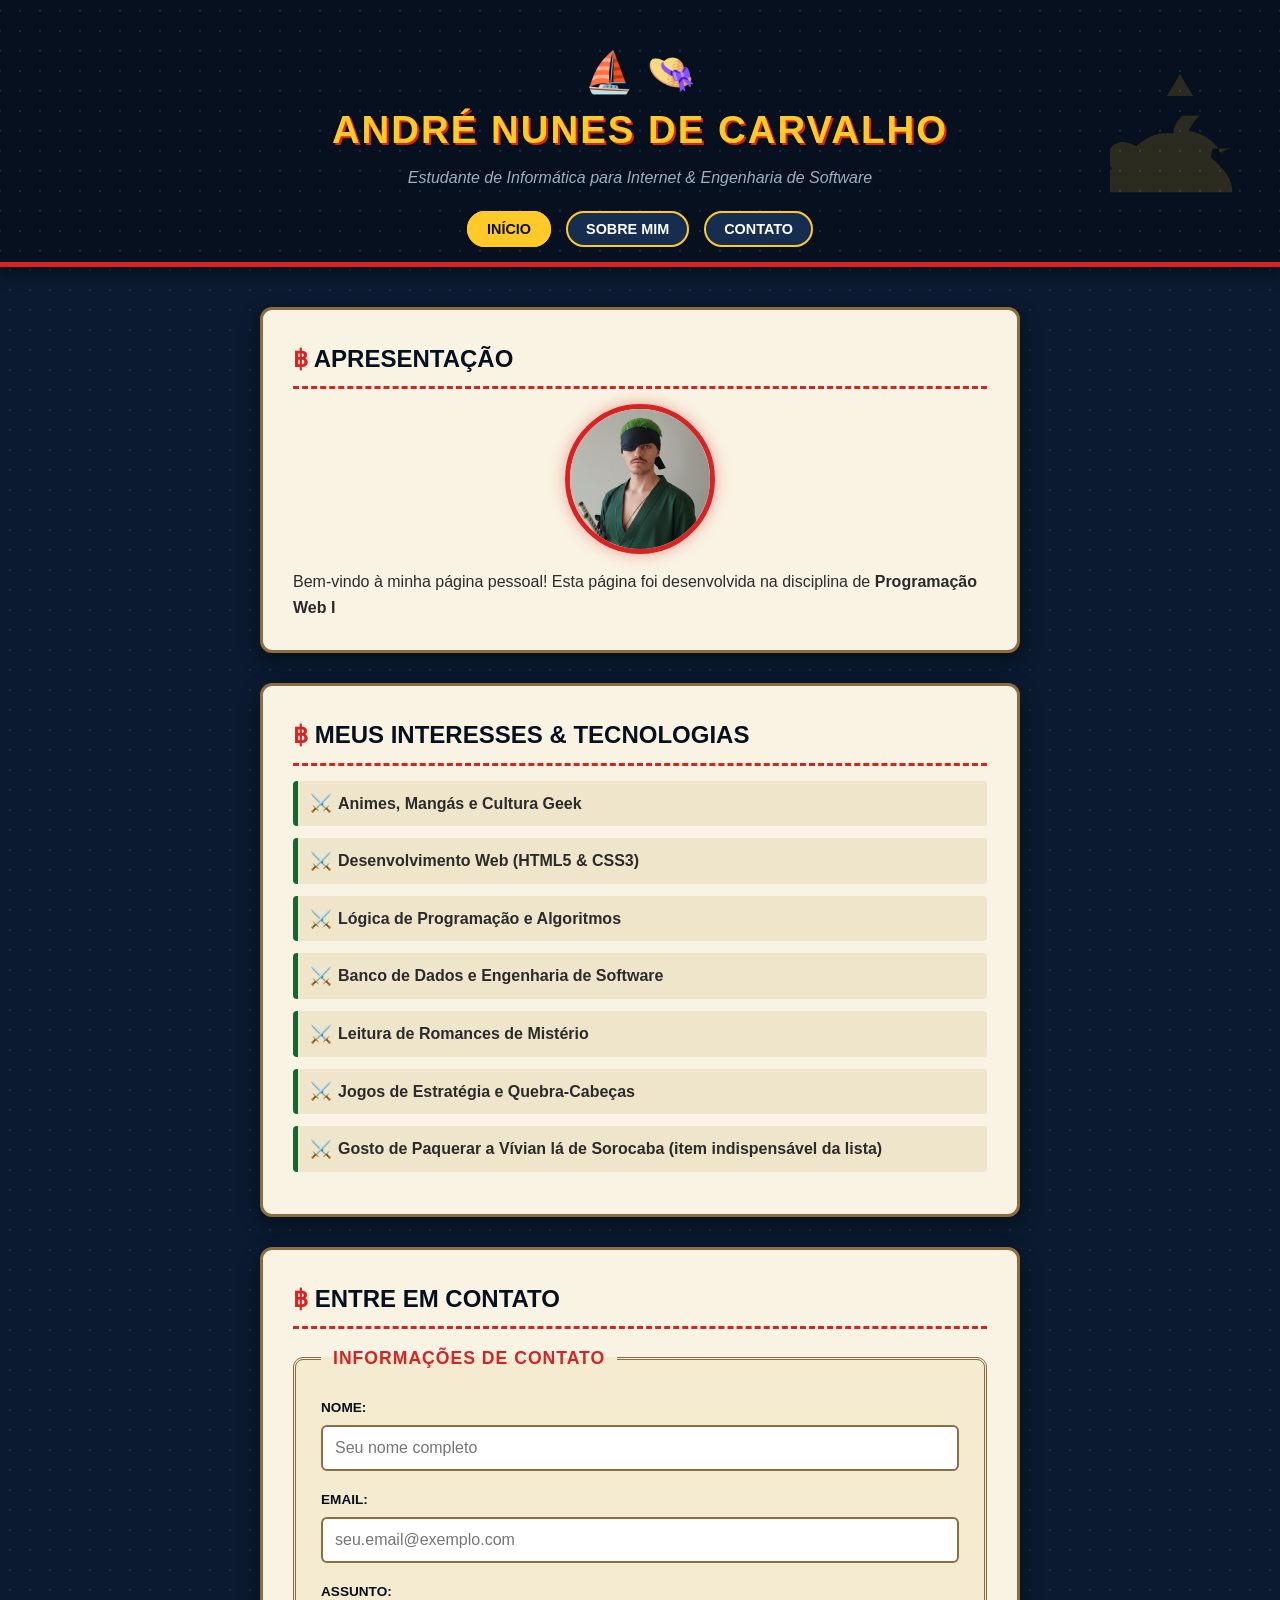
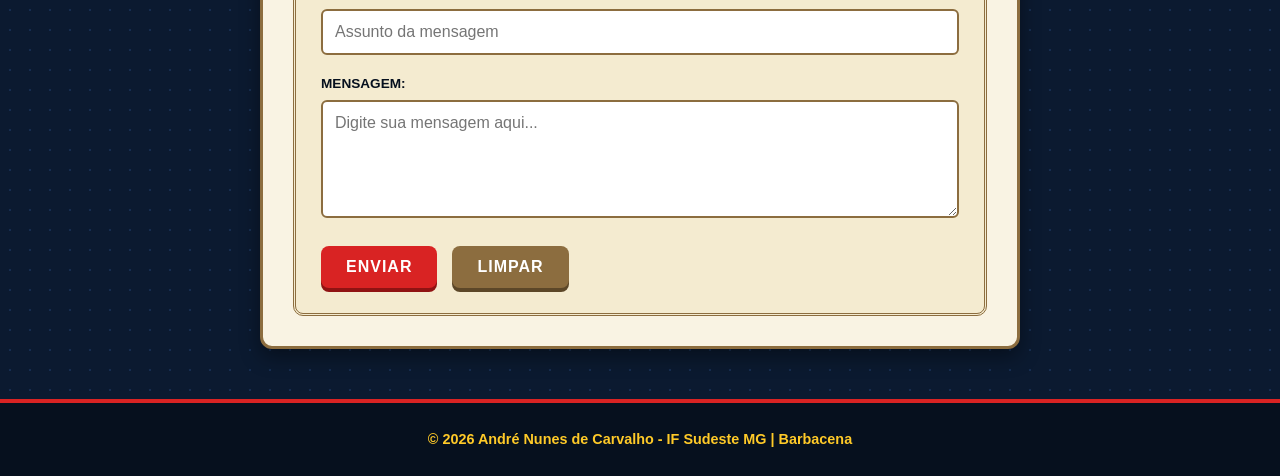
<file: index.html>
<!DOCTYPE html>
<html lang="pt-BR">
<head>
    <meta charset="UTF-8">
    <meta name="viewport" content="width=device-width, initial-scale=1.0">
    <title>Página Pessoal - André Nunes de Carvalho</title>
    <!-- Requisito 1: Vinculação da folha de estilos externa -->
    <link rel="stylesheet" href="css/style.css">
</head>
<body>

    <!-- Requisito 2 e 7: Cabeçalho e Navegação -->
    <header id="cabecalho-principal">
        <h1>André Nunes de Carvalho</h1>
        <p class="subtitulo-cabecalho">Estudante de Informática para Internet & Engenharia de Software</p>
        <nav class="menu-navegacao">
            <ul>
                <li><a href="index.html" class="ativo">Início</a></li>
                <li><a href="sobre.html">Sobre Mim</a></li>
                <li><a href="#contato">Contato</a></li>
            </ul>
        </nav>
    </header>

    <!-- Conteúdo Principal -->
    <main class="conteudo-principal">

        <!-- Requisito 3 e 4: Apresentação com Imagem e Texto -->
        <section class="secao-cartao">
            <h2>Apresentação</h2>
            <img src="img/foto.jpeg" alt="Foto de André Nunes de Carvalho" class="foto-perfil">
            <p>Bem-vindo à minha página pessoal! Esta página foi desenvolvida na disciplina de <strong>Programação Web I</strong></p>
        </section>

        <!-- Requisito 3: Lista de Interesses -->
        <section class="secao-cartao">
            <h2>Meus Interesses & Tecnologias</h2>
            <ul class="lista-interesses">
                <li>Animes, Mangás e Cultura Geek</li>
                <li>Desenvolvimento Web (HTML5 & CSS3)</li>
                <li>Lógica de Programação e Algoritmos</li>
                <li>Banco de Dados e Engenharia de Software</li>
                <li>Leitura de Romances de Mistério</li>
                <li>Jogos de Estratégia e Quebra-Cabeças</li>
                <li>Gosto de Paquerar a Vívian lá de Sorocaba (item indispensável da lista)</li>
            </ul>
        </section>

        <!-- Requisito 5: Formulário de Contato com FIELDSET e LEGEND (Seu código adaptado) -->
        <section id="contato" class="secao-cartao secao-formulario">
            <h2>Entre em contato</h2>

            <form action="#" method="post">
                <fieldset>
                    <legend>Informações de Contato</legend>

                    <div class="campo-grupo">
                        <label for="nome">Nome:</label>
                        <input type="text" id="nome" name="nome" placeholder="Seu nome completo">
                    </div>

                    <div class="campo-grupo">
                        <label for="email">Email:</label>
                        <input type="email" id="email" name="email" placeholder="seu.email@exemplo.com" required>
                    </div>

                    <div class="campo-grupo">
                        <label for="assunto">Assunto:</label>
                        <input type="text" id="assunto" name="assunto" placeholder="Assunto da mensagem">
                    </div>

                    <div class="campo-grupo">
                        <label for="mensagem">Mensagem:</label>
                        <textarea id="mensagem" name="mensagem" rows="5" placeholder="Digite sua mensagem aqui..."></textarea>
                    </div>

                    <div class="botoes-grupo">
                        <button type="submit" class="btn btn-enviar">Enviar</button>
                        <button type="reset" class="btn btn-limpar">Limpar</button>
                    </div>

                </fieldset>
            </form>
        </section>

    </main>

    <!-- Requisito 7: Rodapé -->
    <footer id="rodape-principal">
        <p>&copy; 2026 André Nunes de Carvalho - IF Sudeste MG | Barbacena</p>
    </footer>

</body>
</html>
</file>
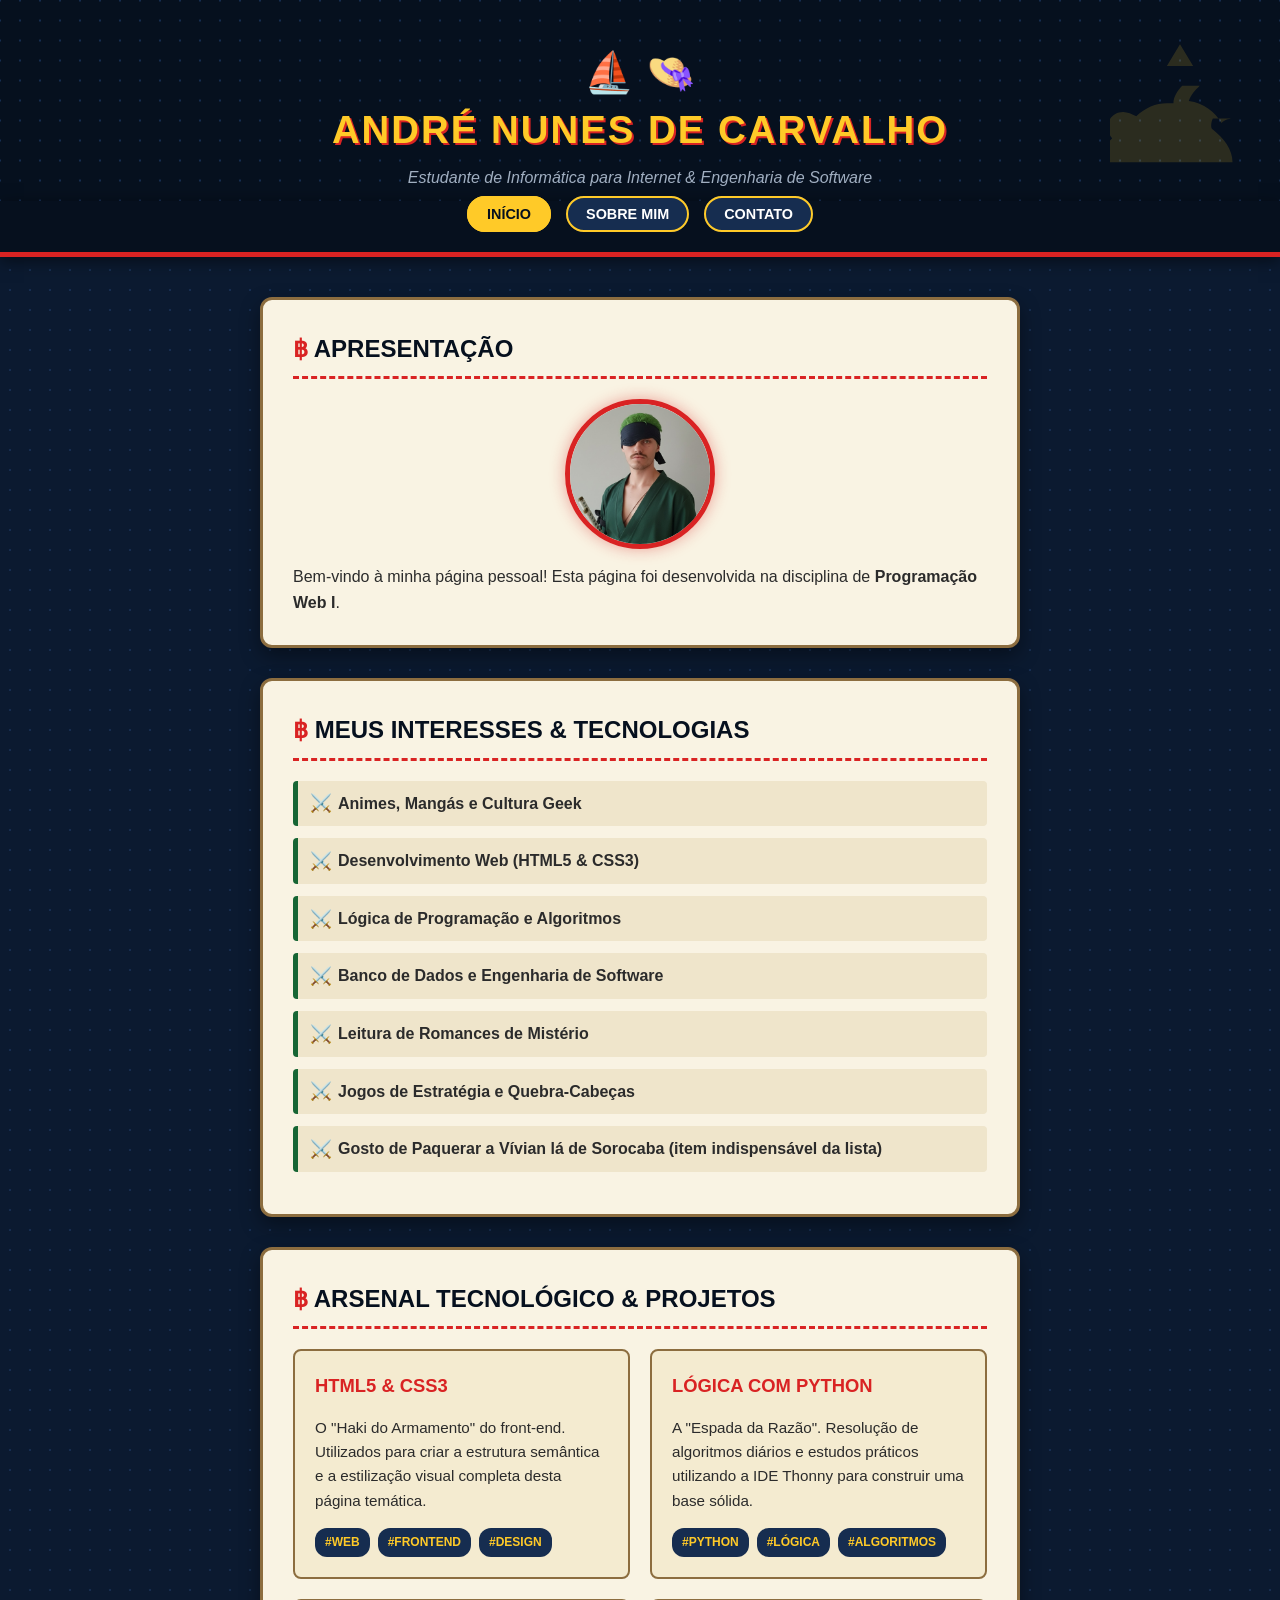
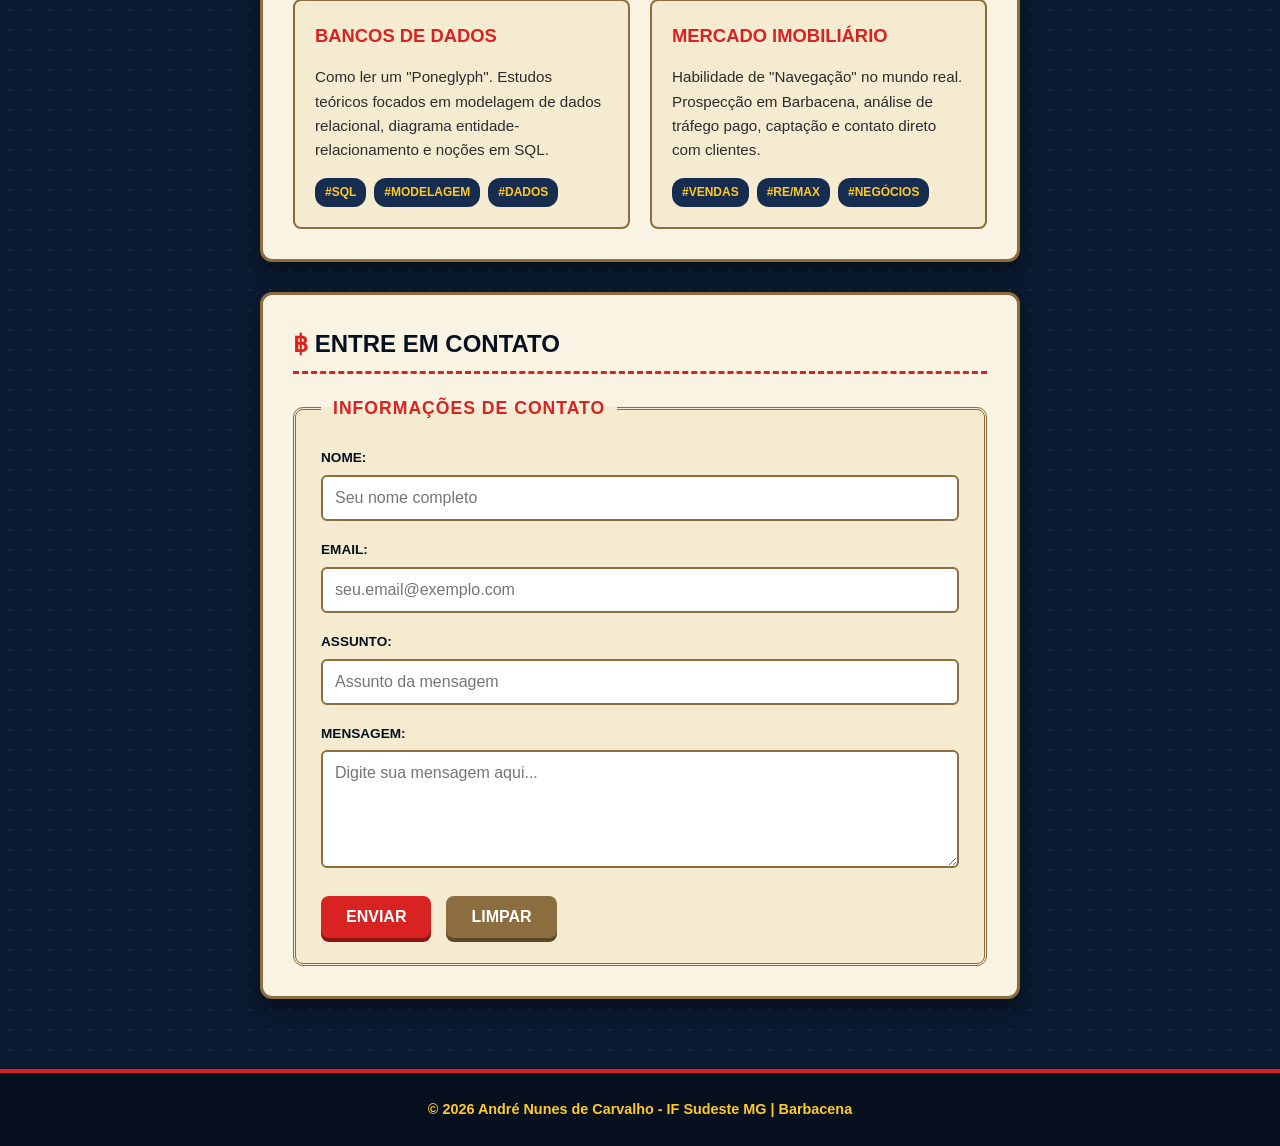
<file: Layouts com  Grid e Flexbox/index.html>
<!DOCTYPE html>
<html lang="pt-BR">
<head>
    <meta charset="UTF-8">
    <meta name="viewport" content="width=device-width, initial-scale=1.0">
    <title>Página Pessoal - André Nunes de Carvalho</title>
    <link rel="stylesheet" href="css/style.css">
</head>
<body>

    <!-- REQUISITO 4: Cabeçalho (Ocupará todas as colunas do Grid) -->
    <header id="cabecalho-principal">
        <h1>André Nunes de Carvalho</h1>
        <p class="subtitulo-cabecalho">Estudante de Informática para Internet & Engenharia de Software</p>
    </header>

    <!-- REQUISITO 4: Navegação (Também ocupará todas as colunas do Grid, mas os botões usam Flexbox) -->
    <nav class="menu-navegacao">
        <ul>
            <li><a href="index.html" class="ativo">Início</a></li>
            <li><a href="sobre.html">Sobre Mim</a></li>
            <li><a href="#contato">Contato</a></li>
        </ul>
    </nav>

    <!-- REQUISITO 4: Conteúdo Principal (Ficará preso na Coluna Central do Grid) -->
    <main class="conteudo-principal">

        <section class="secao-cartao">
            <h2>Apresentação</h2>
            <img src="img/foto.jpeg" alt="Foto de André Nunes de Carvalho" class="foto-perfil">
            <p>Bem-vindo à minha página pessoal! Esta página foi desenvolvida na disciplina de <strong>Programação Web I</strong>.</p>
        </section>

        <section class="secao-cartao">
            <h2>Meus Interesses & Tecnologias</h2>
            <ul class="lista-interesses">
                <li>Animes, Mangás e Cultura Geek</li>
                <li>Desenvolvimento Web (HTML5 & CSS3)</li>
                <li>Lógica de Programação e Algoritmos</li>
                <li>Banco de Dados e Engenharia de Software</li>
                <li>Leitura de Romances de Mistério</li>
                <li>Jogos de Estratégia e Quebra-Cabeças</li>
                <li>Gosto de Paquerar a Vívian lá de Sorocaba (item indispensável da lista)</li>
            </ul>
        </section>

        <!-- REQUISITO 1 e 2: Nova Seção Organizada com GRID LAYOUT -->
        <section class="secao-cartao">
            <h2>Arsenal Tecnológico & Projetos</h2>
            
            <div class="grid-cartoes">
                
                <!-- REQUISITO 3: Cartão Organizado internamente com FLEXBOX -->
                <article class="cartao-habilidade">
                    <h3 class="cartao-titulo">HTML5 & CSS3</h3>
                    <p class="cartao-conteudo">O "Haki do Armamento" do front-end. Utilizados para criar a estrutura semântica e a estilização visual completa desta página temática.</p>
                    <div class="cartao-tags">
                        <span>#Web</span>
                        <span>#Frontend</span>
                        <span>#Design</span>
                    </div>
                </article>

                <article class="cartao-habilidade">
                    <h3 class="cartao-titulo">Lógica com Python</h3>
                    <p class="cartao-conteudo">A "Espada da Razão". Resolução de algoritmos diários e estudos práticos utilizando a IDE Thonny para construir uma base sólida.</p>
                    <div class="cartao-tags">
                        <span>#Python</span>
                        <span>#Lógica</span>
                        <span>#Algoritmos</span>
                    </div>
                </article>

                <article class="cartao-habilidade">
                    <h3 class="cartao-titulo">Bancos de Dados</h3>
                    <p class="cartao-conteudo">Como ler um "Poneglyph". Estudos teóricos focados em modelagem de dados relacional, diagrama entidade-relacionamento e noções em SQL.</p>
                    <div class="cartao-tags">
                        <span>#SQL</span>
                        <span>#Modelagem</span>
                        <span>#Dados</span>
                    </div>
                </article>

                <article class="cartao-habilidade">
                    <h3 class="cartao-titulo">Mercado Imobiliário</h3>
                    <p class="cartao-conteudo">Habilidade de "Navegação" no mundo real. Prospecção em Barbacena, análise de tráfego pago, captação e contato direto com clientes.</p>
                    <div class="cartao-tags">
                        <span>#Vendas</span>
                        <span>#RE/MAX</span>
                        <span>#Negócios</span>
                    </div>
                </article>

            </div>
        </section>

        <!-- Formulário de Contato -->
        <section id="contato" class="secao-cartao secao-formulario">
            <h2>Entre em contato</h2>
            <form action="#" method="post">
                <fieldset>
                    <legend>Informações de Contato</legend>

                    <div class="campo-grupo">
                        <label for="nome">Nome:</label>
                        <input type="text" id="nome" name="nome" placeholder="Seu nome completo">
                    </div>

                    <div class="campo-grupo">
                        <label for="email">Email:</label>
                        <input type="email" id="email" name="email" placeholder="seu.email@exemplo.com" required>
                    </div>

                    <div class="campo-grupo">
                        <label for="assunto">Assunto:</label>
                        <input type="text" id="assunto" name="assunto" placeholder="Assunto da mensagem">
                    </div>

                    <div class="campo-grupo">
                        <label for="mensagem">Mensagem:</label>
                        <textarea id="mensagem" name="mensagem" rows="5" placeholder="Digite sua mensagem aqui..."></textarea>
                    </div>

                    <div class="botoes-grupo">
                        <button type="submit" class="btn btn-enviar">Enviar</button>
                        <button type="reset" class="btn btn-limpar">Limpar</button>
                    </div>
                </fieldset>
            </form>
        </section>

    </main>

    <!-- REQUISITO 4: Rodapé (Ocupará todas as colunas do Grid) -->
    <footer id="rodape-principal">
        <p>&copy; 2026 André Nunes de Carvalho - IF Sudeste MG | Barbacena</p>
    </footer>

</body>
</html>
</file>
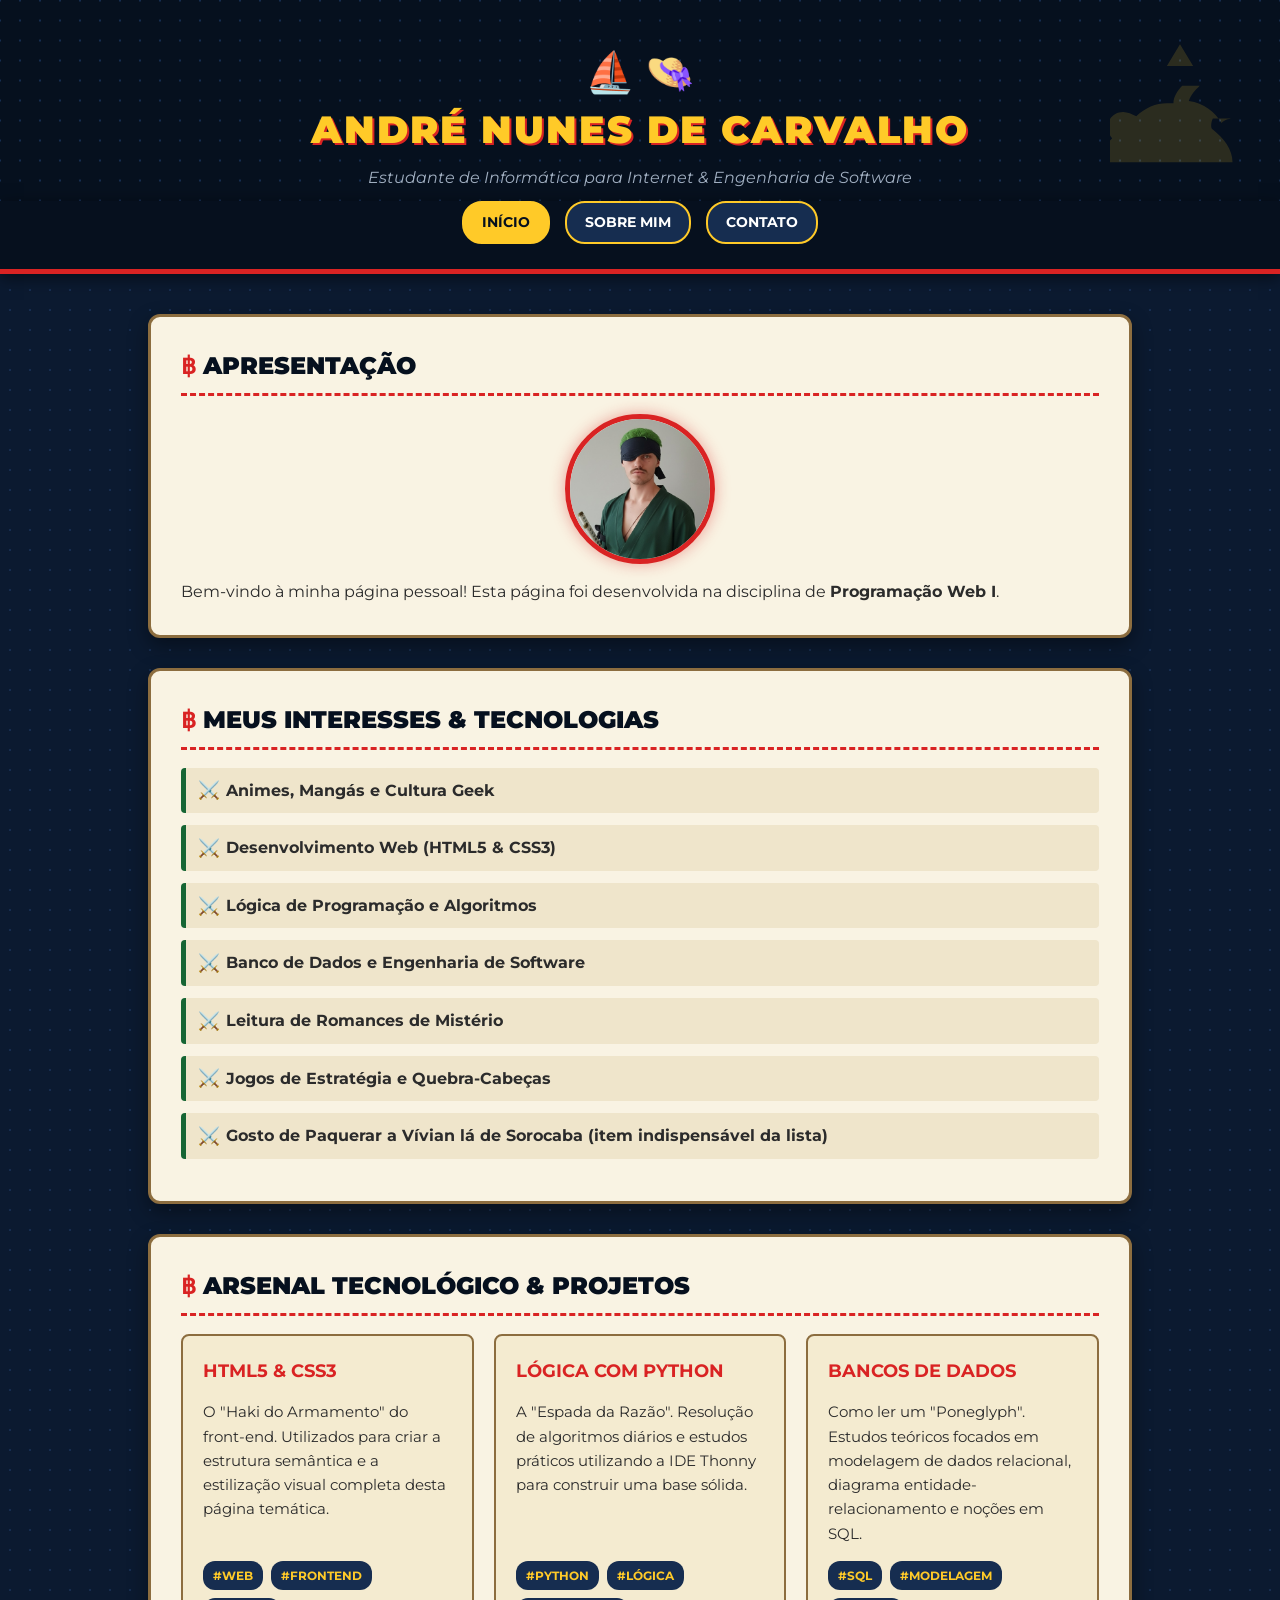
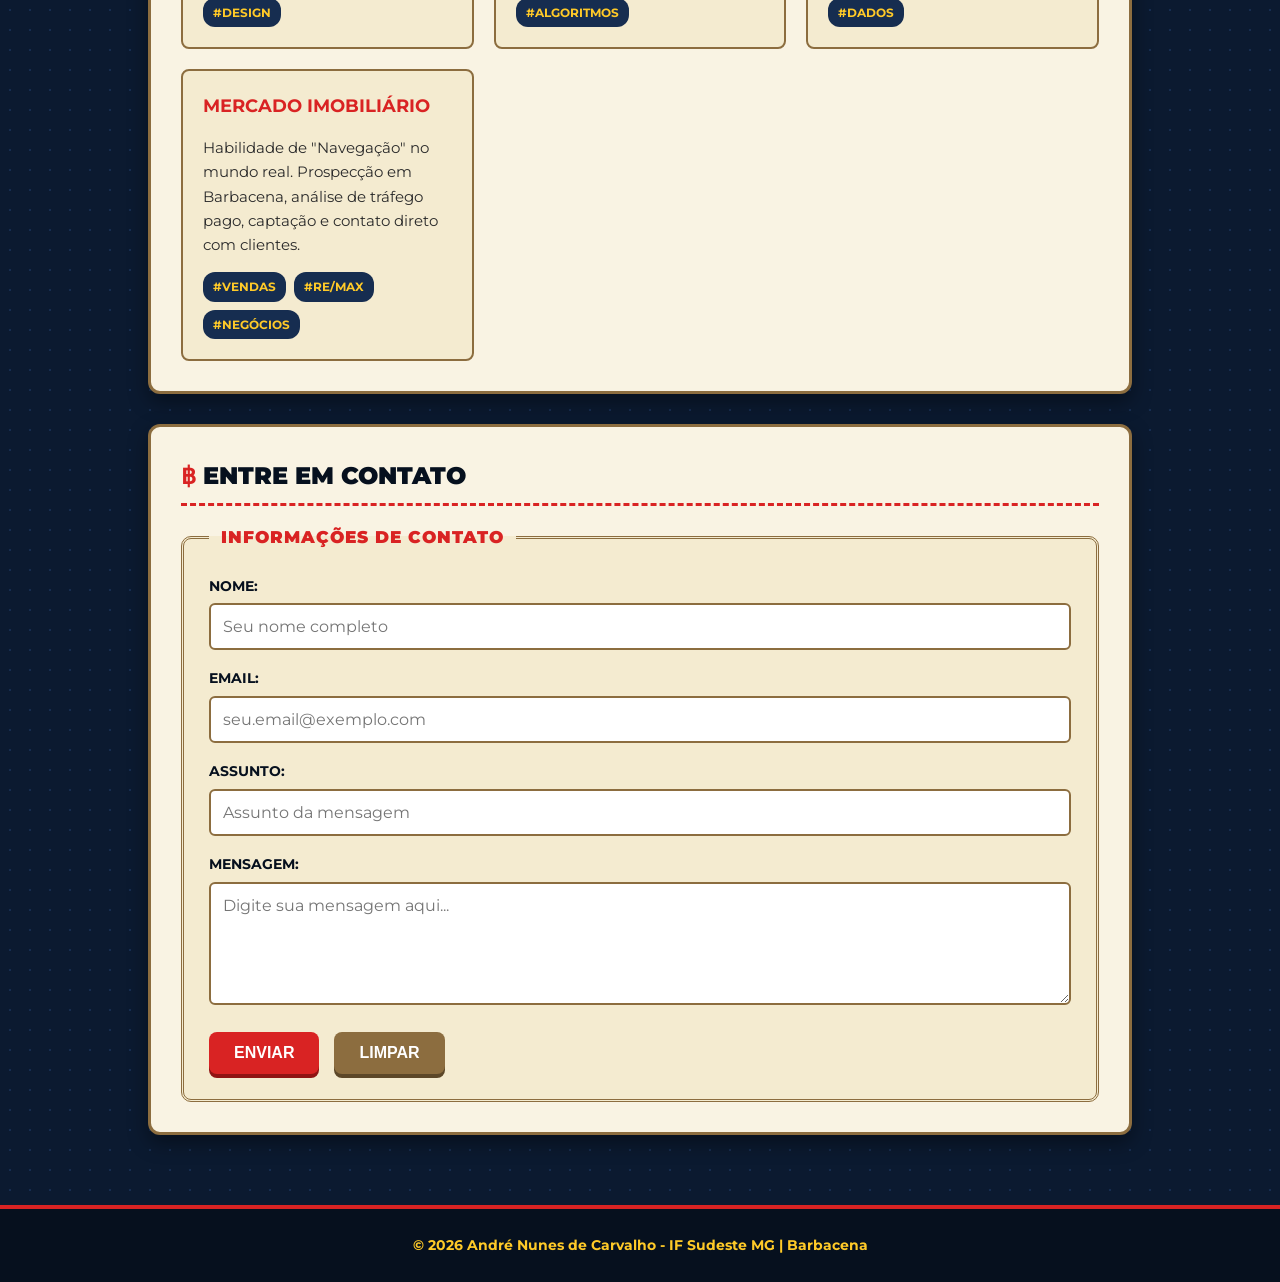
<file: RESPONSIVIDADE - TÓPICO 6/index.html>
<!-- Declara ao navegador que o documento segue o padrão HTML5 -->
<!DOCTYPE html>

<!-- Elemento raiz da página; lang="pt-BR" ajuda leitores de tela e mecanismos de busca -->
<html lang="pt-BR">

<!-- Cabeçalho técnico do documento: guarda metadados invisíveis na tela, mas essenciais para o navegador -->
<head>
    <!-- Define a codificação UTF-8 para exibir acentos e símbolos (como ç, ã, ฿) sem erros -->
    <meta charset="UTF-8">

    <!-- FUNDAMENTAL PARA RESPONSIVIDADE (Tópico 6): faz a largura da página acompanhar a largura real da tela do dispositivo, evitando que o celular diminua o site inteiro como se fosse um desktop -->
    <meta name="viewport" content="width=device-width, initial-scale=1.0">

    <!-- Título exibido na aba do navegador -->
    <title>Página Pessoal - André Nunes de Carvalho</title>

    <!-- Conecta a folha de estilos externa (caminho relativo entrando na pasta css/) -->
    <link rel="stylesheet" href="css/style.css">
</head>

<!-- Corpo do documento: tudo que aparece visualmente na janela do navegador fica aqui -->
<body>

    <!-- Tag semântica de cabeçalho; usa 'id' porque é um elemento único na página -->
    <header id="cabecalho-principal">
        <!-- Título principal (h1): deve existir apenas um por página por questão de semântica e hierarquia -->
        <h1>André Nunes de Carvalho</h1>
        <!-- &amp; é uma entidade HTML para representar o caractere '&' de forma segura no código -->
        <p class="subtitulo-cabecalho">Estudante de Informática para Internet &amp; Engenharia de Software</p>
    </header>

    <!-- Tag semântica exclusiva para blocos de links principais de navegação -->
    <nav class="menu-navegacao">
        <!-- Lista não ordenada (ul): padrão semântico para agrupar itens de menu -->
        <ul>
            <!-- A classe "ativo" destaca visualmente em qual página o usuário está no momento -->
            <li><a href="index.html" class="ativo">Início</a></li>
            <!-- Link relativo para outra página HTML dentro do mesmo projeto -->
            <li><a href="sobre.html">Sobre Mim</a></li>
            <!-- Link âncora (#contato): rola a página até o elemento que possui id="contato" -->
            <li><a href="#contato">Contato</a></li>
        </ul>
    </nav>

    <!-- Tag semântica que delimita o conteúdo principal e exclusivo da página -->
    <main class="conteudo-principal">

        <!-- Agrupa um bloco temático de conteúdo; usa 'class' porque o visual se repete em várias seções -->
        <section class="secao-cartao">
            <!-- Subtítulo de segundo nível (h2) -->
            <h2>Apresentação</h2>

            <!-- Contêiner auxiliar (div) criado para o Flexbox alinhar foto e texto em coluna no mobile e em linha no tablet/desktop -->
            <div class="apresentacao-conteudo">
                <!-- 'alt' descreve a imagem para acessibilidade e aparece caso o arquivo falhe ao carregar -->
                <img src="img/foto.jpeg" alt="Foto de André Nunes de Carvalho" class="foto-perfil">

                <!-- Agrupa o texto ao lado da foto no layout flex -->
                <div class="apresentacao-texto">
                    <!-- <strong> indica importância semântica no texto (além do negrito visual) -->
                    <p>Bem-vindo à minha página pessoal! Esta página foi desenvolvida na disciplina de <strong>Programação Web I</strong>.</p>
                </div>
            </div>
        </section>

        <!-- Segunda seção temática -->
        <section class="secao-cartao">
            <h2>Meus Interesses &amp; Tecnologias</h2>
            <ul class="lista-interesses">
                <li>Animes, Mangás e Cultura Geek</li>
                <li>Desenvolvimento Web (HTML5 &amp; CSS3)</li>
                <li>Lógica de Programação e Algoritmos</li>
                <li>Banco de Dados e Engenharia de Software</li>
                <li>Leitura de Romances de Mistério</li>
                <li>Jogos de Estratégia e Quebra-Cabeças</li>
                <li>Gosto de Paquerar a Vívian lá de Sorocaba (item indispensável da lista)</li>
            </ul>
        </section>

        <!-- Terceira seção temática: vitrine de cartões -->
        <section class="secao-cartao">
            <h2>Arsenal Tecnológico &amp; Projetos</h2>
            
            <!-- Contêiner pai do CSS Grid: alterna entre 1 coluna (<768px), 2 colunas (768px-1023px) e 3 colunas (>=1024px) -->
            <div class="grid-cartoes">

                <!-- <article> representa um conteúdo independente e autocontido (ideal para cards) -->
                <article class="cartao-habilidade">
                    <h3 class="cartao-titulo">HTML5 &amp; CSS3</h3>
                    <p class="cartao-conteudo">O "Haki do Armamento" do front-end. Utilizados para criar a estrutura semântica e a estilização visual completa desta página temática.</p>
                    <!-- <span> é um elemento genérico em linha (inline), usado aqui para estilizar pequenas etiquetas (tags) -->
                    <div class="cartao-tags">
                        <span>#Web</span>
                        <span>#Frontend</span>
                        <span>#Design</span>
                    </div>
                </article>

                <article class="cartao-habilidade">
                    <h3 class="cartao-titulo">Lógica com Python</h3>
                    <p class="cartao-conteudo">A "Espada da Razão". Resolução de algoritmos diários e estudos práticos utilizando a IDE Thonny para construir uma base sólida.</p>
                    <div class="cartao-tags">
                        <span>#Python</span>
                        <span>#Lógica</span>
                        <span>#Algoritmos</span>
                    </div>
                </article>

                <article class="cartao-habilidade">
                    <h3 class="cartao-titulo">Bancos de Dados</h3>
                    <p class="cartao-conteudo">Como ler um "Poneglyph". Estudos teóricos focados em modelagem de dados relacional, diagrama entidade-relacionamento e noções em SQL.</p>
                    <div class="cartao-tags">
                        <span>#SQL</span>
                        <span>#Modelagem</span>
                        <span>#Dados</span>
                    </div>
                </article>

                <article class="cartao-habilidade">
                    <h3 class="cartao-titulo">Mercado Imobiliário</h3>
                    <p class="cartao-conteudo">Habilidade de "Navegação" no mundo real. Prospecção em Barbacena, análise de tráfego pago, captação e contato direto com clientes.</p>
                    <div class="cartao-tags">
                        <span>#Vendas</span>
                        <span>#RE/MAX</span>
                        <span>#Negócios</span>
                    </div>
                </article>
            </div>
        </section>

        <!-- Seção de contato com id="contato" para servir de destino ao link do menu -->
        <section id="contato" class="secao-cartao secao-formulario">
            <h2>Entre em contato</h2>

            <!-- 'action' define para onde os dados iriam; 'method="post"' indica envio no corpo da requisição -->
            <form action="#" method="post">
                <!-- <fieldset> agrupa campos relacionados de um formulário com uma moldura -->
                <fieldset>
                    <!-- <legend> dá um título semântico ao grupo do fieldset -->
                    <legend>Informações de Contato</legend>

                    <div class="campo-grupo">
                        <!-- O atributo 'for="nome"' vincula este rótulo ao input de 'id="nome"' (clicar no texto foca o campo) -->
                        <label for="nome">Nome:</label>
                        <!-- 'name' identifica o dado quando o formulário é enviado -->
                        <input type="text" id="nome" name="nome" placeholder="Seu nome completo">
                    </div>

                    <div class="campo-grupo">
                        <label for="email">Email:</label>
                        <!-- type="email" ativa validação nativa de formato de e-mail e 'required' impede envio vazio -->
                        <input type="email" id="email" name="email" placeholder="seu.email@exemplo.com" required>
                    </div>

                    <div class="campo-grupo">
                        <label for="assunto">Assunto:</label>
                        <input type="text" id="assunto" name="assunto" placeholder="Assunto da mensagem">
                    </div>

                    <div class="campo-grupo">
                        <label for="mensagem">Mensagem:</label>
                        <!-- <textarea> cria uma caixa de texto de múltiplas linhas; 'rows' define a altura inicial -->
                        <textarea id="mensagem" name="mensagem" rows="5" placeholder="Digite sua mensagem aqui..."></textarea>
                    </div>

                    <div class="botoes-grupo">
                        <!-- type="submit" dispara o envio e as validações do formulário -->
                        <button type="submit" class="btn btn-enviar">Enviar</button>
                        <!-- type="reset" apaga o que foi digitado e restaura os campos ao estado inicial -->
                        <button type="reset" class="btn btn-limpar">Limpar</button>
                    </div>
                </fieldset>
            </form>
        </section>

    </main>

    <!-- Tag semântica de rodapé; &copy; gera o símbolo de copyright (©) -->
    <footer id="rodape-principal">
        <p>&copy; 2026 André Nunes de Carvalho - IF Sudeste MG | Barbacena</p>
    </footer>

</body>
</html>
</file>
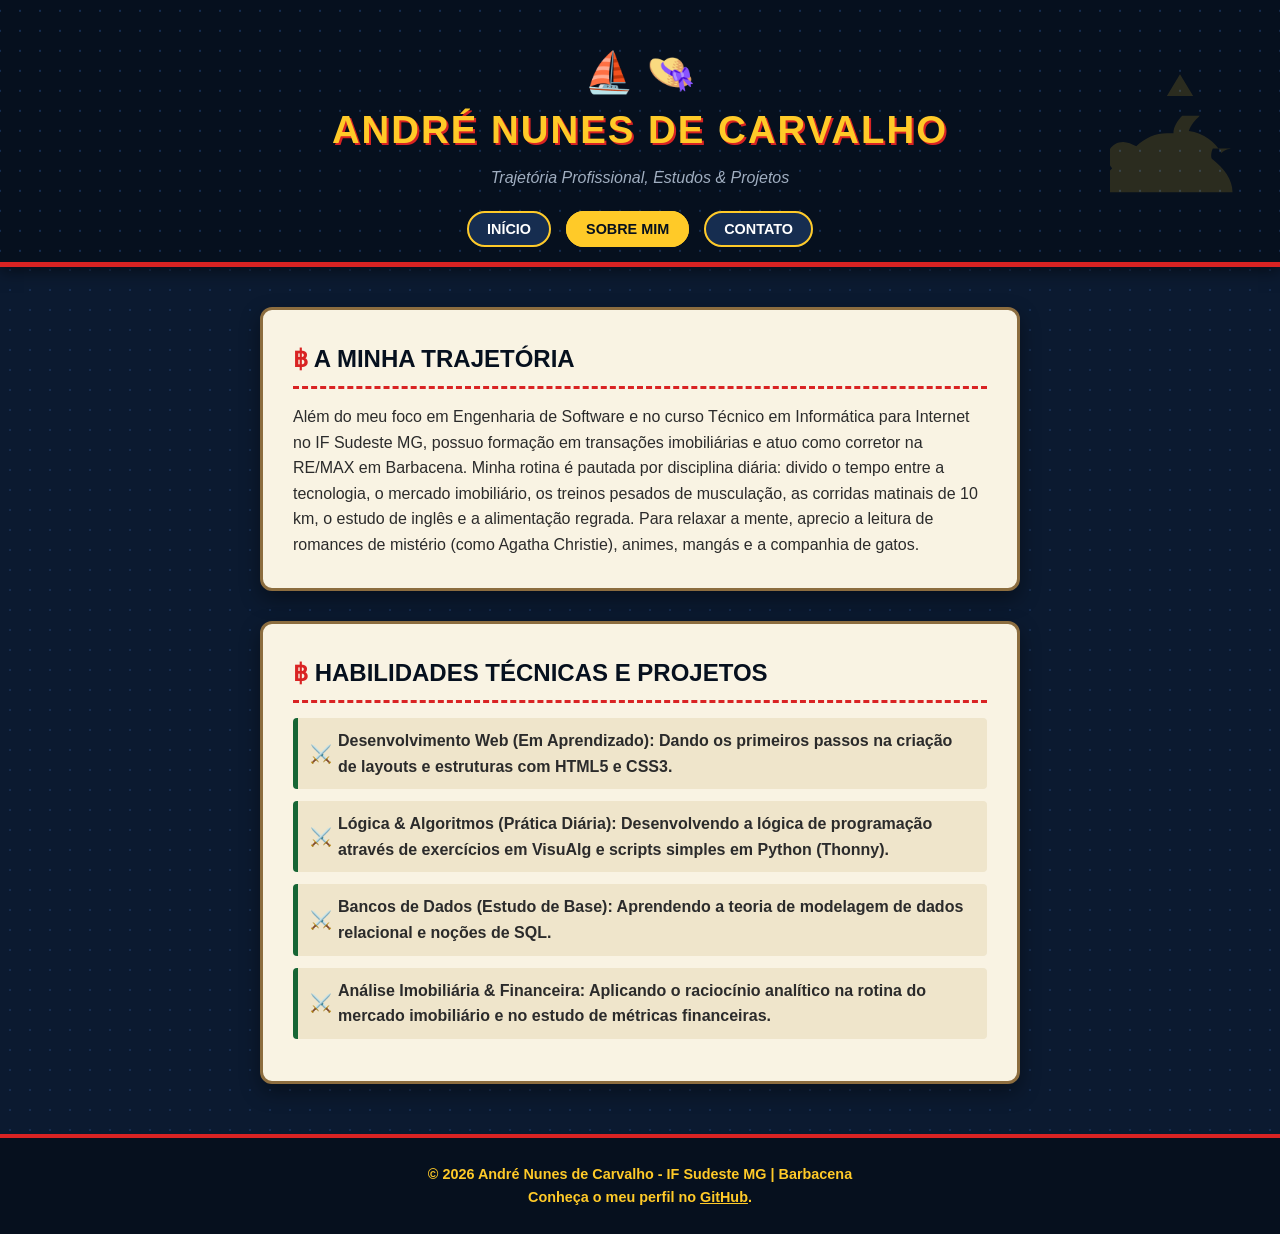
<file: sobre.html>
<!DOCTYPE html>
<html lang="pt-BR">
<head>
    <meta charset="UTF-8">
    <meta name="viewport" content="width=device-width, initial-scale=1.0">
    <title>Sobre Mim - André Nunes de Carvalho</title>
    <!-- Vinculação à mesma folha de estilos externa (Requisito Extra) -->
    <link rel="stylesheet" href="css/style.css">
</head>
<body>

    <!-- Cabeçalho e Navegação no padrão do site -->
    <header id="cabecalho-principal">
        <h1>André Nunes de Carvalho</h1>
        <p class="subtitulo-cabecalho">Trajetória Profissional, Estudos & Projetos</p>
        <nav class="menu-navegacao">
            <ul>
                <li><a href="index.html">Início</a></li>
                <li><a href="sobre.html" class="ativo">Sobre Mim</a></li>
                <li><a href="index.html#contato">Contato</a></li>
            </ul>
        </nav>
    </header>

    <!-- Conteúdo Principal -->
    <main class="conteudo-principal">

        <!-- Seção 1: Trajetória -->
        <section class="secao-cartao">
            <h2>A Minha Trajetória</h2>
            <p>Além do meu foco em Engenharia de Software e no curso Técnico em Informática para Internet no IF Sudeste MG, 
                possuo formação em transações imobiliárias e atuo como corretor na RE/MAX em Barbacena. 
                Minha rotina é pautada por disciplina diária: divido o tempo entre a tecnologia, o mercado imobiliário, 
                os treinos pesados de musculação, as corridas matinais de 10 km, o estudo de inglês e a alimentação regrada. 
                Para relaxar a mente, aprecio a leitura de romances de mistério (como Agatha Christie), animes, mangás e a companhia de gatos.</p>
        </section>

        <!-- Seção 2: Habilidades Técnicas -->
        <section class="secao-cartao">
            <h2>Habilidades Técnicas e Projetos</h2>
         
               <ul class="lista-interesses">
                <li><strong>Desenvolvimento Web (Em Aprendizado):</strong> Dando os primeiros passos na criação de layouts e estruturas com HTML5 e CSS3.</li>
                <li><strong>Lógica & Algoritmos (Prática Diária):</strong> Desenvolvendo a lógica de programação através de exercícios em VisuAlg e scripts simples em Python (Thonny).</li>
                <li><strong>Bancos de Dados (Estudo de Base):</strong> Aprendendo a teoria de modelagem de dados relacional e noções de SQL.</li>
                <li><strong>Análise Imobiliária & Financeira:</strong> Aplicando o raciocínio analítico na rotina do mercado imobiliário e no estudo de métricas financeiras.</li>
            </ul>
        </section>

    </main>

    <!-- Rodapé -->
    <footer id="rodape-principal">
        <p>&copy; 2026 André Nunes de Carvalho - IF Sudeste MG | Barbacena</p>
        <p>Conheça o meu perfil no <a href="https://github.com/VersoSolto" target="_blank" style="color: #ffca28;">GitHub</a>.</p>
    </footer>

</body>
</html>
</file>
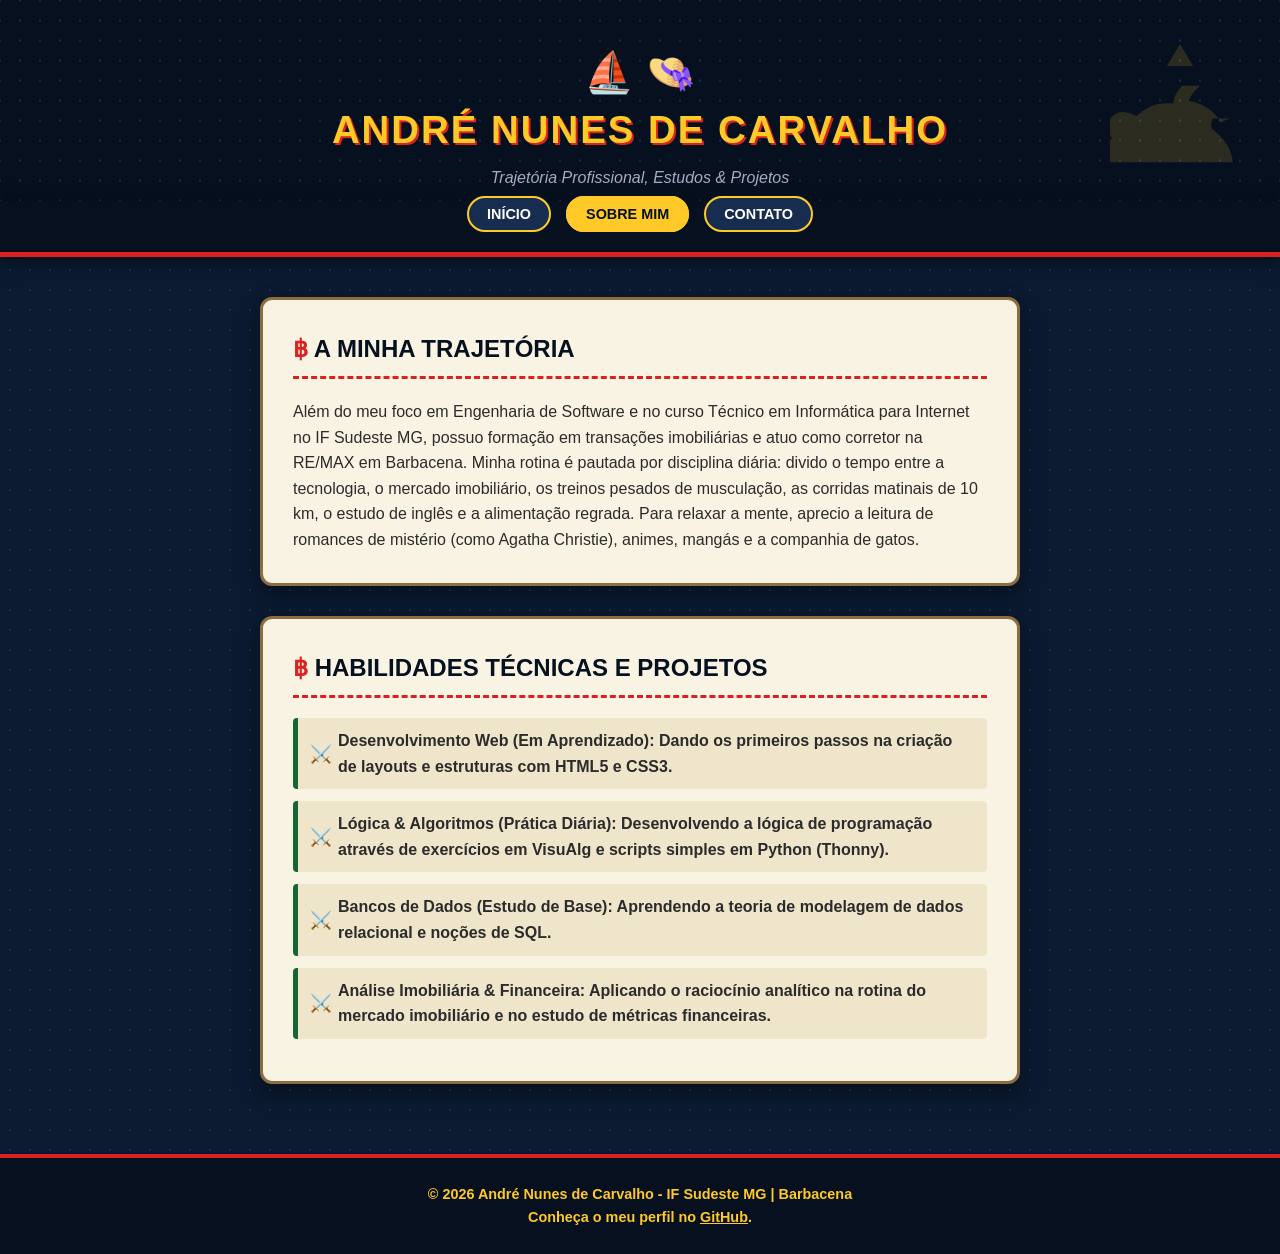
<file: Layouts com  Grid e Flexbox/sobre.html>
<!DOCTYPE html>
<html lang="pt-BR">
<head>
    <meta charset="UTF-8">
    <meta name="viewport" content="width=device-width, initial-scale=1.0">
    <title>Sobre Mim - André Nunes de Carvalho</title>
    <link rel="stylesheet" href="css/style.css">
</head>
<body>

    <!-- REQUISITO 4: Cabeçalho (Linha 1 do Grid) -->
    <header id="cabecalho-principal">
        <h1>André Nunes de Carvalho</h1>
        <p class="subtitulo-cabecalho">Trajetória Profissional, Estudos & Projetos</p>
    </header>

    <!-- REQUISITO 4: Navegação (Linha 2 do Grid - Agora FORA do cabeçalho) -->
    <nav class="menu-navegacao">
        <ul>
            <li><a href="index.html">Início</a></li>
            <li><a href="sobre.html" class="ativo">Sobre Mim</a></li>
            <li><a href="index.html#contato">Contato</a></li>
        </ul>
    </nav>

    <!-- REQUISITO 4: Conteúdo Principal (Linha 3, Coluna Central do Grid) -->
    <main class="conteudo-principal">

        <section class="secao-cartao">
            <h2>A Minha Trajetória</h2>
            <p>Além do meu foco em Engenharia de Software e no curso Técnico em Informática para Internet no IF Sudeste MG, 
                possuo formação em transações imobiliárias e atuo como corretor na RE/MAX em Barbacena. 
                Minha rotina é pautada por disciplina diária: divido o tempo entre a tecnologia, o mercado imobiliário, 
                os treinos pesados de musculação, as corridas matinais de 10 km, o estudo de inglês e a alimentação regrada. 
                Para relaxar a mente, aprecio a leitura de romances de mistério (como Agatha Christie), animes, mangás e a companhia de gatos.</p>
        </section>

        <section class="secao-cartao">
            <h2>Habilidades Técnicas e Projetos</h2>
            <ul class="lista-interesses">
                <li><strong>Desenvolvimento Web (Em Aprendizado):</strong> Dando os primeiros passos na criação de layouts e estruturas com HTML5 e CSS3.</li>
                <li><strong>Lógica & Algoritmos (Prática Diária):</strong> Desenvolvendo a lógica de programação através de exercícios em VisuAlg e scripts simples em Python (Thonny).</li>
                <li><strong>Bancos de Dados (Estudo de Base):</strong> Aprendendo a teoria de modelagem de dados relacional e noções de SQL.</li>
                <li><strong>Análise Imobiliária & Financeira:</strong> Aplicando o raciocínio analítico na rotina do mercado imobiliário e no estudo de métricas financeiras.</li>
            </ul>
        </section>

    </main>

    <!-- REQUISITO 4: Rodapé (Linha 4 do Grid) -->
    <footer id="rodape-principal">
        <p>&copy; 2026 André Nunes de Carvalho - IF Sudeste MG | Barbacena</p>
        <p>Conheça o meu perfil no <a href="https://github.com/VersoSolto" target="_blank" style="color: #ffca28;">GitHub</a>.</p>
    </footer>

</body>
</html>
</file>
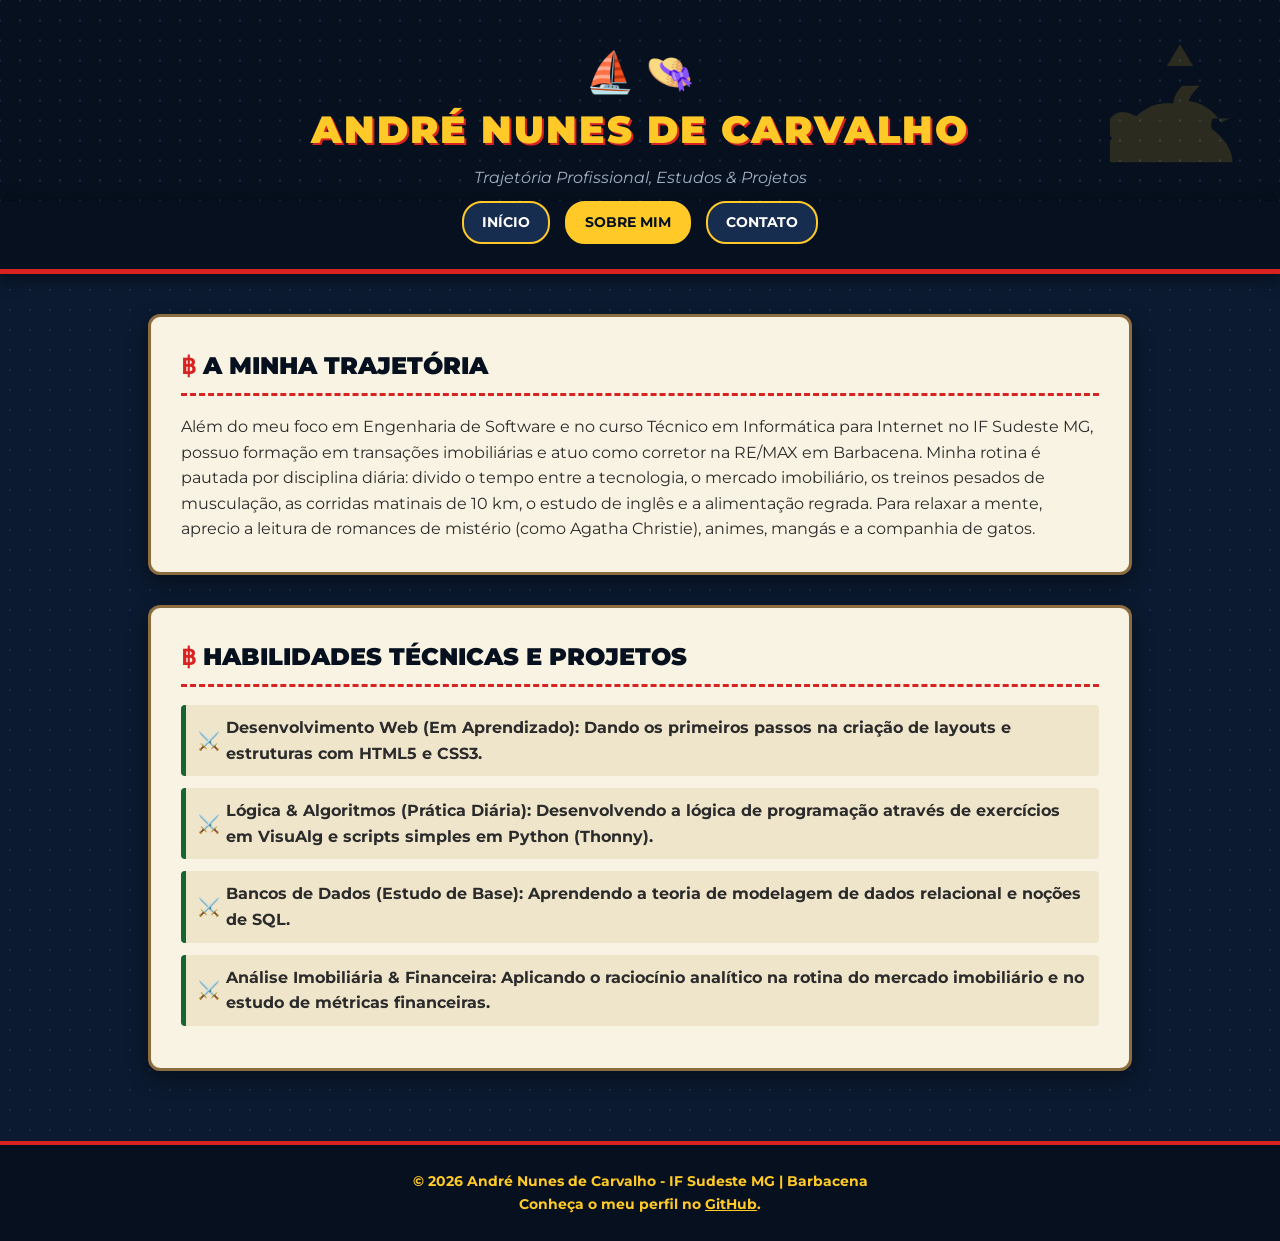
<file: RESPONSIVIDADE - TÓPICO 6/sobre.html>
<!-- Declara ao navegador que este arquivo segue o padrão HTML5 -->
<!DOCTYPE html>

<!-- Elemento raiz da página; lang="pt-BR" define o idioma para leitores de tela e buscadores -->
<html lang="pt-BR">

<!-- Cabeçalho técnico com metadados e recursos externos da página -->
<head>
    <!-- Garante a exibição correta de acentos e caracteres especiais (ç, ã, é, ฿) -->
    <meta charset="UTF-8">

    <!-- Essencial para o design responsivo: ajusta a largura de visualização à largura real da tela do dispositivo -->
    <meta name="viewport" content="width=device-width, initial-scale=1.0">

    <!-- Título específico desta página na aba do navegador, diferenciando-a da página inicial -->
    <title>Sobre Mim - André Nunes de Carvalho</title>

    <!-- Reaproveita a mesma folha de estilos externa do index.html, garantindo identidade visual única sem duplicar código CSS -->
    <link rel="stylesheet" href="css/style.css">
</head>

<!-- Corpo do documento: conteúdo visível na janela do navegador -->
<body>

    <!-- Cabeçalho semântico principal; mantém o mesmo 'id' para herdar exatamente o visual do index.html -->
    <header id="cabecalho-principal">
        <!-- Título principal da página -->
        <h1>André Nunes de Carvalho</h1>
        <!-- Subtítulo adaptado ao contexto desta página interna; &amp; representa o caractere '&' com segurança -->
        <p class="subtitulo-cabecalho">Trajetória Profissional, Estudos &amp; Projetos</p>
    </header>

    <!-- Bloco semântico de navegação principal -->
    <nav class="menu-navegacao">
        <!-- Lista não ordenada que organiza os links do menu (empilhados no mobile e em linha a partir de 768px) -->
        <ul>
            <!-- Link relativo para voltar à página inicial; aqui ele não possui a classe "ativo" -->
            <li><a href="index.html">Início</a></li>

            <!-- A classe "ativo" foi movida para este item para indicar visualmente que o usuário está na página "Sobre Mim" -->
            <li><a href="sobre.html" class="ativo">Sobre Mim</a></li>

            <!-- Link combinado (página + âncora): sai de sobre.html, abre index.html e rola direto até a seção com id="contato" -->
            <li><a href="index.html#contato">Contato</a></li>
        </ul>
    </nav>

    <!-- Delimita o conteúdo exclusivo desta página e aplica a largura máxima centralizada definida no CSS -->
    <main class="conteudo-principal">

        <!-- Primeira seção temática estilizada como cartão -->
        <section class="secao-cartao">
            <!-- Subtítulo de segundo nível (recebe o símbolo ฿ via pseudo-elemento ::before no CSS) -->
            <h2>A Minha Trajetória</h2>

            <!-- Parágrafo de texto; quebras de linha e espaços extras feitos apenas para organizar o código HTML são ignorados pelo navegador -->
            <p>Além do meu foco em Engenharia de Software e no curso Técnico em Informática para Internet no IF Sudeste MG, 
                possuo formação em transações imobiliárias e atuo como corretor na RE/MAX em Barbacena. 
                Minha rotina é pautada por disciplina diária: divido o tempo entre a tecnologia, o mercado imobiliário, 
                os treinos pesados de musculação, as corridas matinais de 10 km, o estudo de inglês e a alimentação regrada. 
                Para relaxar a mente, aprecio a leitura de romances de mistério (como Agatha Christie), animes, mangás e a companhia de gatos.</p>
        </section>

        <!-- Segunda seção temática -->
        <section class="secao-cartao">
            <h2>Habilidades Técnicas e Projetos</h2>

            <!-- Reutiliza a classe "lista-interesses" do index.html, herdando automaticamente o fundo e o ícone de espadas (⚔️) -->
            <ul class="lista-interesses">
                <!-- <strong> destaca semanticamente o título de cada tópico dentro do item da lista (<li>) -->
                <li><strong>Desenvolvimento Web (Em Aprendizado):</strong> Dando os primeiros passos na criação de layouts e estruturas com HTML5 e CSS3.</li>
                <li><strong>Lógica &amp; Algoritmos (Prática Diária):</strong> Desenvolvendo a lógica de programação através de exercícios em VisuAlg e scripts simples em Python (Thonny).</li>
                <li><strong>Bancos de Dados (Estudo de Base):</strong> Aprendendo a teoria de modelagem de dados relacional e noções de SQL.</li>
                <li><strong>Análise Imobiliária &amp; Financeira:</strong> Aplicando o raciocínio analítico na rotina do mercado imobiliário e no estudo de métricas financeiras.</li>
            </ul>
        </section>

    </main>

    <!-- Rodapé semântico da página -->
    <footer id="rodape-principal">
        <!-- &copy; exibe o símbolo de direitos autorais (©) -->
        <p>&copy; 2026 André Nunes de Carvalho - IF Sudeste MG | Barbacena</p>

        <!-- target="_blank" abre o link em uma nova aba; rel="noopener noreferrer" é uma boa prática de segurança que impede a nova aba de acessar ou manipular a janela original -->
        <p>Conheça o meu perfil no <a href="https://github.com/VersoSolto" target="_blank" rel="noopener noreferrer">GitHub</a>.</p>
    </footer>

<!-- Encerra o corpo visível do documento -->
</body>

<!-- Encerra o documento HTML -->
</html>
</file>
<file: css/style.css>
/* ==========================================================================
   1. RESET UNIVERSAL E BOX MODEL
   ========================================================================== */
* {
  box-sizing: border-box;
  margin: 0;
  padding: 0;
}

@import url('https://fonts.googleapis.com/css2?family=Montserrat:wght@400;700;900&display=swap');

/* ==========================================================================
   2. ESTILOS GERAIS DA PÁGINA (ESTILO GRAND LINE)
   ========================================================================== */
body {
  font-family: 'Montserrat', Arial, sans-serif;
  background-color: #0b1a30;
  background-image: radial-gradient(#162d50 1px, transparent 1px);
  background-size: 20px 20px;
  color: #2b2b2b;
  line-height: 1.6;
}

/* ==========================================================================
   3. CABEÇALHO COM O CHAPÉU DE PALHA DO LUFFY E O NAVIO
   ========================================================================== */
#cabecalho-principal {
  background-color: #06101e;
  background-image: 
    url('data:image/svg+xml;utf8,<svg xmlns="http://www.w3.org/2000/svg" viewBox="0 0 64 64" fill="%23ffca28" opacity="0.15"><path d="M56 40c-2 0-4 1-5 2-3-5-8-9-15-10 1-3 3-5 5-7h-8c-2 2-4 5-4 8-1 0-2 0-3 0-5 0-10 2-14 6-2-1-4-2-6-2-4 0-7 3-7 7 0 2 1 4 2 5-3 3-5 7-5 11h60c0-6-4-11-9-15-1 0-1-3 0-5zM32 6l-6 10h12L32 6z"/></svg>'),
    radial-gradient(#162d50 1px, transparent 1px);
  background-repeat: no-repeat, repeat;
  background-position: right 30px center, center;
  background-size: 140px auto, 20px 20px;
  color: #ffffff;
  text-align: center;
  padding: 40px 20px 20px 20px;
  border-bottom: 5px solid #d92323;
  box-shadow: 0 4px 15px rgba(0, 0, 0, 0.5);
  position: relative;
}

/* Ícone do Chapéu de Palha e Navio navegando */
#cabecalho-principal::before {
  content: "⛵ 👒";
  font-size: 2.5rem;
  display: block;
  margin-bottom: -5px;
  animation: navegar 4s ease-in-out infinite alternate;
}

@keyframes navegar {
  0% { transform: translateY(0) rotate(-2deg); }
  100% { transform: translateY(-8px) rotate(3deg); }
}

#cabecalho-principal h1 {
  font-size: 2.4rem;
  font-weight: 900;
  color: #ffca28;
  text-transform: uppercase;
  letter-spacing: 2px;
  text-shadow: 2px 2px 0px #d92323;
  margin-bottom: 5px;
}

.subtitulo-cabecalho {
  font-size: 1rem;
  color: #a0aec0;
  margin-bottom: 25px;
  font-style: italic;
}

/* Links do Menu com :hover */
.menu-navegacao ul {
  list-style: none;
  display: flex;
  justify-content: center;
  gap: 15px;
  flex-wrap: wrap;
}

.menu-navegacao a {
  color: #ffffff;
  text-decoration: none;
  font-weight: 700;
  text-transform: uppercase;
  font-size: 0.9rem;
  padding: 8px 18px;
  border-radius: 20px;
  background-color: #162d50;
  border: 2px solid #ffca28;
  transition: all 0.3s ease;
}

.menu-navegacao a:hover {
  background-color: #d92323;
  color: #ffffff;
  border-color: #ffffff;
  transform: translateY(-3px);
  box-shadow: 0 4px 10px rgba(217, 35, 35, 0.5);
}

.menu-navegacao a.ativo {
  background-color: #ffca28;
  color: #06101e;
}

/* ==========================================================================
   4. CARTÕES EM ESTILO PERGAMINHO
   ========================================================================== */
.conteudo-principal {
  max-width: 800px;
  margin: 40px auto;
  padding: 0 20px;
}

.secao-cartao {
  background-color: #f9f3e3;
  border: 3px solid #8c6d3f;
  border-radius: 12px;
  padding: 30px;
  margin-bottom: 30px;
  box-shadow: 0 8px 20px rgba(0, 0, 0, 0.4);
  position: relative;
}

.secao-cartao h2 {
  color: #06101e;
  font-size: 1.5rem;
  font-weight: 900;
  text-transform: uppercase;
  margin-bottom: 15px;
  border-bottom: 3px dashed #d92323;
  padding-bottom: 8px;
}

/* Símbolo de Berries (฿) antes dos títulos */
.secao-cartao h2::before {
  content: "฿ ";
  color: #d92323;
  font-weight: 900;
}

/* ==========================================================================
   5. FOTO DO PERFIL COM ESTILO CARTAZ "WANTED"
   ========================================================================== */
.foto-perfil {
  width: 150px;
  height: 150px;
  object-fit: cover;
  border: 5px solid #d92323;
  border-radius: 50%;
  display: block;
  margin: 0 auto 15px auto;
  box-shadow: 0 0 15px rgba(217, 35, 35, 0.4);
  transition: transform 0.3s ease;
}

.foto-perfil:hover {
  transform: scale(1.08) rotate(4deg);
}

/* ==========================================================================
   6. LISTA DE INTERESSES COM KATANAS DO ZORO (⚔️)
   ========================================================================== */
.lista-interesses {
  list-style: none;
  padding-left: 0;
}

.lista-interesses li {
  margin-bottom: 12px;
  padding: 10px 15px 10px 40px;
  background-color: #efe5cb;
  border-left: 5px solid #166534; /* Verde Zoro */
  border-radius: 4px;
  font-weight: 700;
  color: #2b2b2b;
  position: relative;
}

/* Espadas cruzadas antes de cada item da lista */
.lista-interesses li::before {
  content: "⚔️";
  position: absolute;
  left: 12px;
  top: 50%;
  transform: translateY(-50%);
  font-size: 1.1rem;
}

/* ==========================================================================
   7. FORMULÁRIO DE CONTATO - CAIXA DE RECOMPENSA
   ========================================================================== */
fieldset {
  border: 3px double #8c6d3f;
  border-radius: 10px;
  padding: 25px;
  background-color: #f4ebd0;
}

legend {
  font-weight: 900;
  color: #d92323;
  text-transform: uppercase;
  padding: 0 12px;
  font-size: 1.1rem;
  letter-spacing: 1px;
}

.campo-grupo {
  margin-bottom: 18px;
}

.campo-grupo label {
  display: block;
  font-weight: 700;
  margin-bottom: 6px;
  color: #06101e;
  text-transform: uppercase;
  font-size: 0.85rem;
}

.campo-grupo input,
.campo-grupo textarea {
  width: 100%;
  padding: 12px;
  border: 2px solid #8c6d3f;
  border-radius: 6px;
  font-size: 1rem;
  font-family: inherit;
  background-color: #ffffff;
  transition: border-color 0.3s ease;
}

.campo-grupo input:focus,
.campo-grupo textarea:focus {
  outline: none;
  border-color: #d92323;
  box-shadow: 0 0 8px rgba(217, 35, 35, 0.3);
}

.botoes-grupo {
  display: flex;
  gap: 15px;
  margin-top: 20px;
}

.btn {
  padding: 12px 25px;
  font-size: 1rem;
  font-weight: 900;
  text-transform: uppercase;
  border: none;
  border-radius: 8px;
  cursor: pointer;
  transition: all 0.3s ease;
  letter-spacing: 1px;
}

.btn-enviar {
  background-color: #d92323;
  color: #ffffff;
  box-shadow: 0 4px 0px #901313;
}

.btn-enviar:hover {
  background-color: #ffca28;
  color: #06101e;
  box-shadow: 0 4px 0px #c79a00;
  transform: translateY(-2px);
}

.btn-limpar {
  background-color: #8c6d3f;
  color: #ffffff;
  box-shadow: 0 4px 0px #5c4728;
}

.btn-limpar:hover {
  background-color: #a6834c;
  transform: translateY(-2px);
}

/* ==========================================================================
   8. RODAPÉ DA TRIPULAÇÃO
   ========================================================================== */
#rodape-principal {
  background-color: #06101e;
  color: #ffca28;
  text-align: center;
  padding: 25px;
  font-size: 0.9rem;
  font-weight: bold;
  border-top: 4px solid #d92323;
  margin-top: 50px;
}
</file>
<file: Layouts com  Grid e Flexbox/css/style.css>
/* ==========================================================================
   1. RESET UNIVERSAL E BOX MODEL
   ========================================================================== */
* {
  box-sizing: border-box;
  margin: 0;
  padding: 0;
}

@import url('https://fonts.googleapis.com/css2?family=Montserrat:wght@400;700;900&display=swap');

/* ==========================================================================
   2. REQUISITO 4: GRID LAYOUT DA ESTRUTURA GERAL DA PÁGINA (ESTILO GRAND LINE)
   ========================================================================== */
body {
  font-family: 'Montserrat', Arial, sans-serif;
  background-color: #0b1a30;
  background-image: radial-gradient(#162d50 1px, transparent 1px);
  background-size: 20px 20px;
  color: #2b2b2b;
  line-height: 1.6;
  
  /* GRID LAYOUT APLICADO AO BODY MANTENDO O DESIGN CENTRALIZADO */
  display: grid;
  /* 3 Colunas: Espaço esquerdo(1fr) | Centro de conteúdo(max 800px) | Espaço direito(1fr) */
  grid-template-columns: 1fr minmax(auto, 800px) 1fr;
  /* 4 Linhas: Header(auto) | Nav(auto) | Main(1fr preenche espaço livre) | Footer(auto) */
  grid-template-rows: auto auto 1fr auto;
  min-height: 100vh;
}

/* ==========================================================================
   3. CABEÇALHO (Ocupa as 3 colunas do Grid)
   ========================================================================== */
#cabecalho-principal {
  grid-column: 1 / 4; /* Vai da linha 1 até a 4 (ocupa a tela toda na horizontal) */
  grid-row: 1;
  
  background-color: #06101e;
  background-image: 
    url('data:image/svg+xml;utf8,<svg xmlns="http://www.w3.org/2000/svg" viewBox="0 0 64 64" fill="%23ffca28" opacity="0.15"><path d="M56 40c-2 0-4 1-5 2-3-5-8-9-15-10 1-3 3-5 5-7h-8c-2 2-4 5-4 8-1 0-2 0-3 0-5 0-10 2-14 6-2-1-4-2-6-2-4 0-7 3-7 7 0 2 1 4 2 5-3 3-5 7-5 11h60c0-6-4-11-9-15-1 0-1-3 0-5zM32 6l-6 10h12L32 6z"/></svg>'),
    radial-gradient(#162d50 1px, transparent 1px);
  background-repeat: no-repeat, repeat;
  background-position: right 30px center, center;
  background-size: 140px auto, 20px 20px;
  color: #ffffff;
  text-align: center;
  padding: 40px 20px 10px 20px;
}

#cabecalho-principal::before {
  content: "⛵ 👒";
  font-size: 2.5rem;
  display: block;
  margin-bottom: -5px;
  animation: navegar 4s ease-in-out infinite alternate;
}

@keyframes navegar {
  0% { transform: translateY(0) rotate(-2deg); }
  100% { transform: translateY(-8px) rotate(3deg); }
}

#cabecalho-principal h1 {
  font-size: 2.4rem;
  font-weight: 900;
  color: #ffca28;
  text-transform: uppercase;
  letter-spacing: 2px;
  text-shadow: 2px 2px 0px #d92323;
  margin-bottom: 5px;
}

.subtitulo-cabecalho {
  font-size: 1rem;
  color: #a0aec0;
  font-style: italic;
}

/* ==========================================================================
   4. MENU NAVEGAÇÃO (Ocupa as 3 colunas, mas organiza botões com Flexbox)
   ========================================================================== */
.menu-navegacao {
  grid-column: 1 / 4;
  grid-row: 2;
  
  background-color: #06101e;
  padding-bottom: 25px;
  border-bottom: 5px solid #d92323;
  box-shadow: 0 4px 15px rgba(0, 0, 0, 0.5);
}

.menu-navegacao ul {
  list-style: none;
  /* FLEXBOX para alinhar os botões em linha */
  display: flex;
  justify-content: center;
  gap: 15px; 
  flex-wrap: wrap;
}

.menu-navegacao a {
  color: #ffffff;
  text-decoration: none;
  font-weight: 700;
  text-transform: uppercase;
  font-size: 0.9rem;
  padding: 8px 18px;
  border-radius: 20px;
  background-color: #162d50;
  border: 2px solid #ffca28;
  transition: all 0.3s ease;
}

.menu-navegacao a:hover {
  background-color: #d92323;
  color: #ffffff;
  border-color: #ffffff;
  transform: translateY(-3px);
  box-shadow: 0 4px 10px rgba(217, 35, 35, 0.5);
}

.menu-navegacao a.ativo {
  background-color: #ffca28;
  color: #06101e;
}

/* ==========================================================================
   5. CONTEÚDO PRINCIPAL (Coluna do meio do Grid)
   ========================================================================== */
.conteudo-principal {
  grid-column: 2; /* Fica fixo apenas na coluna 2 (a de 800px no centro da tela) */
  grid-row: 3;
  
  padding: 40px 20px;
  width: 100%;
}

/* ==========================================================================
   6. CARTÕES DE SEÇÃO
   ========================================================================== */
.secao-cartao {
  background-color: #f9f3e3;
  border: 3px solid #8c6d3f;
  border-radius: 12px;
  padding: 30px;
  margin-bottom: 30px;
  box-shadow: 0 8px 20px rgba(0, 0, 0, 0.4);
}

.secao-cartao h2 {
  color: #06101e;
  font-size: 1.5rem;
  font-weight: 900;
  text-transform: uppercase;
  margin-bottom: 20px;
  border-bottom: 3px dashed #d92323;
  padding-bottom: 8px;
}

.secao-cartao h2::before {
  content: "฿ ";
  color: #d92323;
  font-weight: 900;
}

/* ==========================================================================
   7. REQUISITO 2: GRID LAYOUT PARA OS NOVOS CARTÕES
   ========================================================================== */
.grid-cartoes {
  /* Organiza os cartõezinhos lado a lado */
  display: grid;
  grid-template-columns: repeat(2, 1fr);
  gap: 20px; 
}

/* ==========================================================================
   8. REQUISITO 3: FLEXBOX DENTRO DOS CARTÕES
   ========================================================================== */
.cartao-habilidade {
  background-color: #f4ebd0;
  border: 2px solid #8c6d3f;
  border-radius: 8px;
  padding: 20px;
  
  /* Flexbox internamente para jogar as tags sempre pro fundo */
  display: flex;
  flex-direction: column; 
  gap: 15px; 
  justify-content: space-between; 
  
  transition: transform 0.3s ease, box-shadow 0.3s ease;
}

.cartao-habilidade:hover {
  transform: translateY(-5px);
  box-shadow: 0 5px 15px rgba(140, 109, 63, 0.5);
}

.cartao-titulo {
  color: #d92323;
  font-size: 1.15rem;
  text-transform: uppercase;
}

.cartao-conteudo {
  font-size: 0.95rem;
  flex-grow: 1; 
}

.cartao-tags {
  /* Flexbox para alinhar as tags */
  display: flex;
  flex-wrap: wrap;
  gap: 8px;
}

.cartao-tags span {
  background-color: #162d50;
  color: #ffca28;
  font-size: 0.75rem;
  font-weight: bold;
  padding: 5px 10px;
  border-radius: 12px;
  text-transform: uppercase;
}

/* ==========================================================================
   9. ELEMENTOS DE DESIGN (Foto, Lista, Form) - MANTIDOS COMO VOCÊ FEZ
   ========================================================================== */
.foto-perfil {
  width: 150px;
  height: 150px;
  object-fit: cover;
  border: 5px solid #d92323;
  border-radius: 50%;
  display: block;
  margin: 0 auto 15px auto;
  box-shadow: 0 0 15px rgba(217, 35, 35, 0.4);
  transition: transform 0.3s ease;
}

.foto-perfil:hover {
  transform: scale(1.08) rotate(4deg);
}

.lista-interesses { list-style: none; padding-left: 0; }
.lista-interesses li {
  margin-bottom: 12px;
  padding: 10px 15px 10px 40px;
  background-color: #efe5cb;
  border-left: 5px solid #166534;
  border-radius: 4px;
  font-weight: 700;
  position: relative;
}
.lista-interesses li::before {
  content: "⚔️"; position: absolute; left: 12px; top: 50%; transform: translateY(-50%); font-size: 1.1rem;
}

fieldset {
  border: 3px double #8c6d3f; border-radius: 10px; padding: 25px; background-color: #f4ebd0;
}
legend {
  font-weight: 900; color: #d92323; text-transform: uppercase; padding: 0 12px; font-size: 1.1rem; letter-spacing: 1px;
}
.campo-grupo { margin-bottom: 18px; }
.campo-grupo label {
  display: block; font-weight: 700; margin-bottom: 6px; color: #06101e; text-transform: uppercase; font-size: 0.85rem;
}
.campo-grupo input, .campo-grupo textarea {
  width: 100%; padding: 12px; border: 2px solid #8c6d3f; border-radius: 6px; font-size: 1rem; font-family: inherit; background-color: #ffffff;
}
.campo-grupo input:focus, .campo-grupo textarea:focus {
  outline: none; border-color: #d92323; box-shadow: 0 0 8px rgba(217, 35, 35, 0.3);
}

.botoes-grupo { display: flex; gap: 15px; margin-top: 20px; }
.btn {
  padding: 12px 25px; font-size: 1rem; font-weight: 900; text-transform: uppercase; border: none; border-radius: 8px; cursor: pointer; transition: all 0.3s ease;
}
.btn-enviar { background-color: #d92323; color: #ffffff; box-shadow: 0 4px 0px #901313; }
.btn-enviar:hover { background-color: #ffca28; color: #06101e; box-shadow: 0 4px 0px #c79a00; transform: translateY(-2px); }
.btn-limpar { background-color: #8c6d3f; color: #ffffff; box-shadow: 0 4px 0px #5c4728; }
.btn-limpar:hover { background-color: #a6834c; transform: translateY(-2px); }

/* ==========================================================================
   10. REQUISITO 4: RODAPÉ (Ocupa as 3 colunas do Grid)
   ========================================================================== */
#rodape-principal {
  grid-column: 1 / 4; /* Atravessa da coluna 1 até a 4 */
  grid-row: 4;
  
  background-color: #06101e;
  color: #ffca28;
  text-align: center;
  padding: 25px;
  font-size: 0.9rem;
  font-weight: bold;
  border-top: 4px solid #d92323;
}
</file>
<file: RESPONSIVIDADE - TÓPICO 6/css/style.css>
/* Importa a fonte 'Montserrat' do Google Fonts nos pesos 400 (normal), 700 (negrito) e 900 (extra-negrito). Deve ficar sempre na primeira linha do CSS. */
@import url('https://fonts.googleapis.com/css2?family=Montserrat:wght@400;700;900&display=swap');

/* ==========================================================================
1. RESET UNIVERSAL E BOX MODEL
   ========================================================================== */
/* O asterisco (*) seleciona TODOS os elementos HTML da página . */
* {
  /* Faz com que 'width' e 'height' já incluam 'padding' e 'border', evitando que os elementos estourem a largura da tela. */
  box-sizing: border-box;
  /* Remove as margens externas padrão que os navegadores aplicam em títulos, parágrafos e body. */
  margin: 0;
  /* Remove os espaçamentos internos padrão (como o recuo automático das listas <ul>). */
  padding: 0;
}

/* Requisito 1: Garante que nenhuma imagem ultrapasse o espaço do seu contêiner em telas pequenas. */
img {
  /* Limita a largura máxima da imagem a 100% da largura do elemento onde ela está inserida. */
  max-width: 100%;
  /* Ajusta a altura proporcionalmente à largura, impedindo que a foto fique esticada ou achatada. */
  height: auto;
}

/* ==========================================================================
2. REQUISITO 4: GRID LAYOUT DA ESTRUTURA GERAL DA PÁGINA (ESTILO GRAND LINE)
   ========================================================================== */
body {
  /* Define a fonte principal e fontes alternativas caso a internet falhe ao carregar o Google Fonts. */
  font-family: 'Montserrat', Arial, sans-serif;
  /* Cor de fundo azul-marinho profundo. */
  background-color: #0b1a30;
  /* Cria pequenos pontos azuis usando gradiente radial para simular textura de mapa náutico. */
  background-image: radial-gradient(#162d50 1px, transparent 1px);
  /* Define o tamanho do quadrado onde cada ponto se repete (20px por 20px). */
  background-size: 20px 20px;
  /* Cor padrão do texto principal (cinza bem escuro). */
  color: #2b2b2b;
  /* Altura da linha (1.6x o tamanho da fonte) para melhorar o conforto de leitura. */
  line-height: 1.6;
  
  /* Ativa o CSS Grid na estrutura inteira da página. */
  display: grid;
  /* Cria 3 colunas: laterais flexíveis (1fr) e coluna central limitada a no máximo 800px. O '0' no minmax(0, 800px) impede rolagem horizontal no celular. */
  grid-template-columns: 1fr minmax(0, 800px) 1fr;
  /* Cria 4 linhas: Header (auto), Nav (auto), Main (1fr - ocupa todo o espaço vazio) e Footer (auto). */
  grid-template-rows: auto auto 1fr auto;
  /* Garante que o body tenha no mínimo 100% da altura da janela (viewport), mantendo o rodapé sempre no fim da tela. */
  min-height: 100vh;
}

/* ==========================================================================
3. CABEÇALHO (Ocupa as 3 colunas do Grid)
   ========================================================================== */
#cabecalho-principal {
  /* Faz o cabeçalho atravessar da linha de grade 1 até a 4 (ocupando todas as 3 colunas de ponta a ponta). */
  grid-column: 1 / 4;
  /* Posiciona o cabeçalho na primeira linha do Grid do body. */
  grid-row: 1;
  
  /* Azul ainda mais escuro para destacar o topo. */
  background-color: #06101e;
  /* Mantém a textura pontilhada (no celular, o navio fica oculto para não poluir atrás do texto). */
  background-image: radial-gradient(#162d50 1px, transparent 1px);
  background-size: 20px 20px;
  /* Cor do texto branca. */
  color: #ffffff;
  /* Centraliza os textos horizontalmente. */
  text-align: center;
  /* Espaçamento interno usando unidades relativas 'rem' (baseadas na fonte raiz de 16px). */
  padding: 2rem 1rem 0.75rem 1rem;
}

/* Pseudo-elemento ::before insere conteúdo decorativo antes do conteúdo real do cabeçalho sem precisar poluir o HTML. */
#cabecalho-principal::before {
  /* Insere os emojis temáticos de barco e chapéu de palha. */
  content: "⛵ 👒";
  /* Tamanho dos ícones (2x o tamanho da fonte raiz = 32px). */
  font-size: 2rem;
  /* Faz os ícones ocuparem uma linha própria acima do título <h1>. */
  display: block;
  /* Aproxima levemente os ícones do título abaixo. */
  margin-bottom: -5px;
  /* Aplica a animação 'navegar' com duração de 4s, suavização ease-in-out, repetição infinita e vai-e-volta (alternate). */
  animation: navegar 4s ease-in-out infinite alternate;
}

/* Define os quadros-chave (etapas) da animação de balanço do navio. */
@keyframes navegar {
  /* Estado inicial: posição normal e inclinação de -2 graus. */
  0% { transform: translateY(0) rotate(-2deg); }
  /* Estado final: sobe 8px e inclina +3 graus. */
  100% { transform: translateY(-8px) rotate(3deg); }
}

#cabecalho-principal h1 {
  /* Tamanho reduzido no mobile (1.6rem ≈ 25.6px) para o nome não quebrar feio em telas estreitas. */
  font-size: 1.6rem;
  /* Peso máximo da fonte (Black). */
  font-weight: 900;
  /* Amarelo dourado pirata. */
  color: #ffca28;
  /* Transforma todas as letras em maiúsculas via CSS. */
  text-transform: uppercase;
  /* Espaçamento entre as letras. */
  letter-spacing: 1px;
  /* Sombra sólida vermelha deslocada 2px para baixo e para a direita. */
  text-shadow: 2px 2px 0px #d92323;
  margin-bottom: 5px;
}

.subtitulo-cabecalho {
  font-size: 0.9rem;
  color: #a0aec0;
  /* Deixa o subtítulo em itálico. */
  font-style: italic;
}

/* ==========================================================================
4. MENU NAVEGAÇÃO (Ocupa as 3 colunas, mas organiza botões com Flexbox)
   ========================================================================== */
.menu-navegacao {
  /* Ocupa a largura total das 3 colunas do Grid. */
  grid-column: 1 / 4;
  /* Posiciona o menu na segunda linha do Grid do body. */
  grid-row: 2;
  
  background-color: #06101e;
  padding: 0.5rem 1rem 1.5rem 1rem;
  /* Linha vermelha grossa na base do menu para separar o topo do conteúdo. */
  border-bottom: 5px solid #d92323;
  /* Sombra projetada abaixo da barra de navegação. */
  box-shadow: 0 4px 15px rgba(0, 0, 0, 0.5);
}

.menu-navegacao ul {
  /* Remove as bolinhas padrão da lista <ul>. */
  list-style: none;
  /* Ativa o Flexbox na lista de links. */
  display: flex;
  /* Abordagem Mobile-First: empilha os botões verticalmente no celular para facilitar o toque. */
  flex-direction: column;
  /* Centraliza os botões na coluna. */
  align-items: center;
  /* Espaço uniforme entre cada botão. */
  gap: 0.65rem;
}

.menu-navegacao a {
  /* Permite definir largura mínima e padding vertical no link (que originalmente é inline). */
  display: inline-block;
  /* Garante que todos os botões tenham a mesma largura mínima no menu vertical do celular. */
  min-width: 180px;
  text-align: center;
  color: #ffffff;
  /* Remove o sublinhado padrão dos links. */
  text-decoration: none;
  font-weight: 700;
  text-transform: uppercase;
  font-size: 0.9rem;
  padding: 8px 18px;
  /* Arredonda as pontas em formato de pílula. */
  border-radius: 20px;
  background-color: #162d50;
  border: 2px solid #ffca28;
  /* Suaviza qualquer mudança visual (cor, posição, sombra) em 0.3 segundos. */
  transition: all 0.3s ease;
}

/* Estilo aplicado quando o mouse passa por cima do link. */
.menu-navegacao a:hover {
  background-color: #d92323;
  color: #ffffff;
  border-color: #ffffff;
  /* Levanta o botão 3px suavemente. */
  transform: translateY(-3px);
  box-shadow: 0 4px 10px rgba(217, 35, 35, 0.5);
}

/* Destaca o link da página atual com fundo dourado e texto escuro. */
.menu-navegacao a.ativo {
  background-color: #ffca28;
  color: #06101e;
}

/* ==========================================================================
5. CONTEÚDO PRINCIPAL (Coluna do meio do Grid)
   ========================================================================== */
.conteudo-principal {
  /* Trava o conteúdo na coluna 2 (a coluna central do Grid definido no body). */
  grid-column: 2;
  /* Posiciona o conteúdo na linha 3 do Grid. */
  grid-row: 3;
  
  padding: 1.5rem 1rem;
  /* Ocupa 100% da largura disponível na coluna central. */
  width: 100%;
  /* Centraliza o bloco horizontalmente caso haja margem livre. */
  margin: 0 auto;
}

/* ==========================================================================
6. CARTÕES DE SEÇÃO
   ========================================================================== */
.secao-cartao {
  /* Cor de papel pergaminho antigo. */
  background-color: #f9f3e3;
  /* Borda marrom estilo moldura de mapa. */
  border: 3px solid #8c6d3f;
  border-radius: 12px;
  padding: 1.25rem;
  margin-bottom: 1.5rem;
  box-shadow: 0 8px 20px rgba(0, 0, 0, 0.4);
}

.secao-cartao h2 {
  color: #06101e;
  font-size: 1.25rem;
  font-weight: 900;
  text-transform: uppercase;
  margin-bottom: 1.1rem;
  /* Linha tracejada vermelha abaixo do subtítulo. */
  border-bottom: 3px dashed #d92323;
  padding-bottom: 8px;
}

/* Insere automaticamente o símbolo de Berries (moeda de One Piece) antes de cada título <h2>. */
.secao-cartao h2::before {
  content: "฿ ";
  color: #d92323;
  font-weight: 900;
}

/* ==========================================================================
7. REQUISITO 2: GRID LAYOUT PARA OS NOVOS CARTÕES (Mobile-first: 1 coluna)
   ========================================================================== */
.grid-cartoes {
  /* Ativa o CSS Grid na vitrine de habilidades/projetos. */
  display: grid;
  /* Mobile-First (< 768px): exibe exatamente 1 cartão por linha ocupando toda a largura. */
  grid-template-columns: 1fr;
  /* Espaçamento de 20px entre os cartões. */
  gap: 20px; 
}

/* ==========================================================================
8. REQUISITO 3: FLEXBOX DENTRO DOS CARTÕES
   ========================================================================== */
.cartao-habilidade {
  background-color: #f4ebd0;
  border: 2px solid #8c6d3f;
  border-radius: 8px;
  padding: 20px;
  
  /* Ativa o Flexbox dentro de cada cartão individual. */
  display: flex;
  /* Organiza título, texto e tags em coluna (de cima para baixo). */
  flex-direction: column; 
  gap: 15px; 
  /* Distribui o espaço vertical para manter o alinhamento interno. */
  justify-content: space-between; 
  
  transition: transform 0.3s ease, box-shadow 0.3s ease;
}

.cartao-habilidade:hover {
  transform: translateY(-5px);
  box-shadow: 0 5px 15px rgba(140, 109, 63, 0.5);
}

.cartao-titulo {
  color: #d92323;
  font-size: 1.15rem;
  text-transform: uppercase;
}

.cartao-conteudo {
  font-size: 0.95rem;
  /* Faz o parágrafo crescer para ocupar o espaço vazio do cartão, empurrando as tags sempre para o rodapé do card. */
  flex-grow: 1; 
}

.cartao-tags {
  /* Alinha as etiquetas (#Web, #Frontend...) lado a lado. */
  display: flex;
  /* Permite que as etiquetas quebrem para a linha de baixo se faltar espaço horizontal. */
  flex-wrap: wrap;
  gap: 8px;
}

.cartao-tags span {
  background-color: #162d50;
  color: #ffca28;
  font-size: 0.75rem;
  font-weight: bold;
  padding: 5px 10px;
  border-radius: 12px;
  text-transform: uppercase;
}

/* ==========================================================================
9. ELEMENTOS DE DESIGN (Foto, Lista, Form)
   ========================================================================== */
.foto-perfil {
  width: 150px;
  height: 150px;
  /* Recorta e preenche o círculo sem distorcer a proporção original da foto. */
  object-fit: cover;
  border: 5px solid #d92323;
  /* Transforma o quadrado 150x150 em um círculo perfeito. */
  border-radius: 50%;
  /* Permite centralizar a imagem com margin auto. */
  display: block;
  margin: 0 auto 15px auto;
  box-shadow: 0 0 15px rgba(217, 35, 35, 0.4);
  transition: transform 0.3s ease;
}

.foto-perfil:hover {
  /* Aumenta 8% e gira 4 graus ao passar o mouse. */
  transform: scale(1.08) rotate(4deg);
}

.lista-interesses { list-style: none; padding-left: 0; }
.lista-interesses li {
  margin-bottom: 12px;
  /* O padding esquerdo maior (40px) reserva espaço para o ícone de espadas posicionado absolutamente. */
  padding: 10px 15px 10px 40px;
  background-color: #efe5cb;
  border-left: 5px solid #166534;
  border-radius: 4px;
  font-weight: 700;
  /* Serve de referência de coordenadas para o ::before que usa position: absolute. */
  position: relative;
}
.lista-interesses li::before {
  content: "⚔️";
  /* Posiciona o ícone livremente dentro do <li>. */
  position: absolute;
  left: 12px;
  /* Desce 50% da altura do item e sobe metade da própria altura para centralizar verticalmente com precisão. */
  top: 50%;
  transform: translateY(-50%);
  font-size: 1.1rem;
}

fieldset {
  /* Borda dupla de 3px na moldura do formulário. */
  border: 3px double #8c6d3f;
  border-radius: 10px;
  padding: 1.1rem;
  background-color: #f4ebd0;
}
legend {
  font-weight: 900;
  color: #d92323;
  text-transform: uppercase;
  padding: 0 12px;
  font-size: 1.05rem;
  letter-spacing: 1px;
}
.campo-grupo { margin-bottom: 18px; }
.campo-grupo label {
  /* Faz o rótulo ficar em uma linha própria acima da caixa de texto. */
  display: block;
  font-weight: 700;
  margin-bottom: 6px;
  color: #06101e;
  text-transform: uppercase;
  font-size: 0.85rem;
}
.campo-grupo input, .campo-grupo textarea {
  /* Faz os campos ocuparem 100% da largura interna do formulário em qualquer dispositivo. */
  width: 100%;
  padding: 12px;
  border: 2px solid #8c6d3f;
  border-radius: 6px;
  font-size: 1rem;
  /* Faz input e textarea herdarem a fonte Montserrat do body (por padrão eles usam fonte do sistema). */
  font-family: inherit;
  background-color: #ffffff;
}
/* Destaca o campo quando o usuário clica ou digita nele. */
.campo-grupo input:focus, .campo-grupo textarea:focus {
  outline: none;
  border-color: #d92323;
  box-shadow: 0 0 8px rgba(217, 35, 35, 0.3);
}

/* flex-wrap permite que os botões quebrem linha em telas muito estreitas sem estourar o formulário. */
.botoes-grupo { display: flex; flex-wrap: wrap; gap: 15px; margin-top: 20px; }
.btn {
  padding: 12px 25px;
  font-size: 1rem;
  font-weight: 900;
  text-transform: uppercase;
  border: none;
  border-radius: 8px;
  /* Mostra a "mãozinha" ao passar o mouse. */
  cursor: pointer;
  transition: all 0.3s ease;
}
.btn-enviar { background-color: #d92323; color: #ffffff; box-shadow: 0 4px 0px #901313; }
.btn-enviar:hover { background-color: #ffca28; color: #06101e; box-shadow: 0 4px 0px #c79a00; transform: translateY(-2px); }
.btn-limpar { background-color: #8c6d3f; color: #ffffff; box-shadow: 0 4px 0px #5c4728; }
.btn-limpar:hover { background-color: #a6834c; transform: translateY(-2px); }

/* ==========================================================================
10. REQUISITO 4: RODAPÉ (Ocupa as 3 colunas do Grid)
   ========================================================================== */
#rodape-principal {
  /* Atravessa todas as 3 colunas na horizontal. */
  grid-column: 1 / 4;
  /* Fica na última linha do Grid do body. */
  grid-row: 4;
  
  background-color: #06101e;
  color: #ffca28;
  text-align: center;
  padding: 25px 15px;
  font-size: 0.9rem;
  font-weight: bold;
  border-top: 4px solid #d92323;
}

/* Estiliza o link do GitHub no rodapé sem precisar de CSS inline no HTML. */
#rodape-principal a {
  color: #ffca28;
}

/* ==========================================================================
11. RESPONSIVIDADE - TABLETS (768px até 1023px)
   ========================================================================== */
/* Media Query Mobile-First: estas regras só são ativadas quando a largura da tela for >= 768px. */
@media (min-width: 768px) {
  #cabecalho-principal {
    /* Em telas maiores há espaço lateral livre para exibir o SVG da silhueta do navio pirata sem atrapalhar o texto. */
    background-image: 
      url('data:image/svg+xml;utf8,<svg xmlns="http://www.w3.org/2000/svg" viewBox="0 0 64 64" fill="%23ffca28" opacity="0.15"><path d="M56 40c-2 0-4 1-5 2-3-5-8-9-15-10 1-3 3-5 5-7h-8c-2 2-4 5-4 8-1 0-2 0-3 0-5 0-10 2-14 6-2-1-4-2-6-2-4 0-7 3-7 7 0 2 1 4 2 5-3 3-5 7-5 11h60c0-6-4-11-9-15-1 0-1-3 0-5zM32 6l-6 10h12L32 6z"/></svg>'),
      radial-gradient(#162d50 1px, transparent 1px);
    background-repeat: no-repeat, repeat;
    background-position: right 30px center, center;
    background-size: 140px auto, 20px 20px;
    padding: 40px 20px 10px 20px;
  }

  /* Amplia os ícones e o título principal agora que há largura de tela suficiente. */
  #cabecalho-principal::before {
    font-size: 2.5rem;
  }

  #cabecalho-principal h1 {
    font-size: 2.4rem;
    letter-spacing: 2px;
  }

  .subtitulo-cabecalho {
    font-size: 1rem;
  }

  .menu-navegacao {
    padding: 0 0 25px 0;
  }

  /* Muda a direção do Flexbox do menu de coluna (vertical) para linha (horizontal). */
  .menu-navegacao ul {
    flex-direction: row;
    justify-content: center;
    gap: 15px;
  }

  /* Libera os botões para terem apenas a largura do próprio texto + padding. */
  .menu-navegacao a {
    min-width: auto;
  }

  /* Restaura os espaçamentos maiores nos cartões e formulários. */
  .conteudo-principal {
    padding: 40px 20px;
  }

  .secao-cartao {
    padding: 30px;
    margin-bottom: 30px;
  }

  .secao-cartao h2 {
    font-size: 1.5rem;
  }

  fieldset {
    padding: 25px;
  }

  /* Requisito 3: Altera o Grid dos cartões de 1 coluna para 2 colunas iguais (1fr 1fr) entre 768px e 1023px. */
  .grid-cartoes {
    grid-template-columns: repeat(2, 1fr);
  }
}

/* ==========================================================================
12. RESPONSIVIDADE - DESKTOP (>= 1024px)
   ========================================================================== */
/* Segunda Media Query Mobile-First: ativada quando a viewport atinge 1024px ou mais. */
@media (min-width: 1024px) {
  body {
    /* Amplia a coluna central de 800px para 1024px para que os 3 cartões lado a lado tenham respiro adequado. */
    grid-template-columns: 1fr minmax(0, 1024px) 1fr;
  }

  /* Requisito 3: Altera o Grid dos cartões para 3 colunas iguais em telas de computador (>= 1024px). */
  .grid-cartoes {
    grid-template-columns: repeat(3, 1fr);
  }
}
</file>
